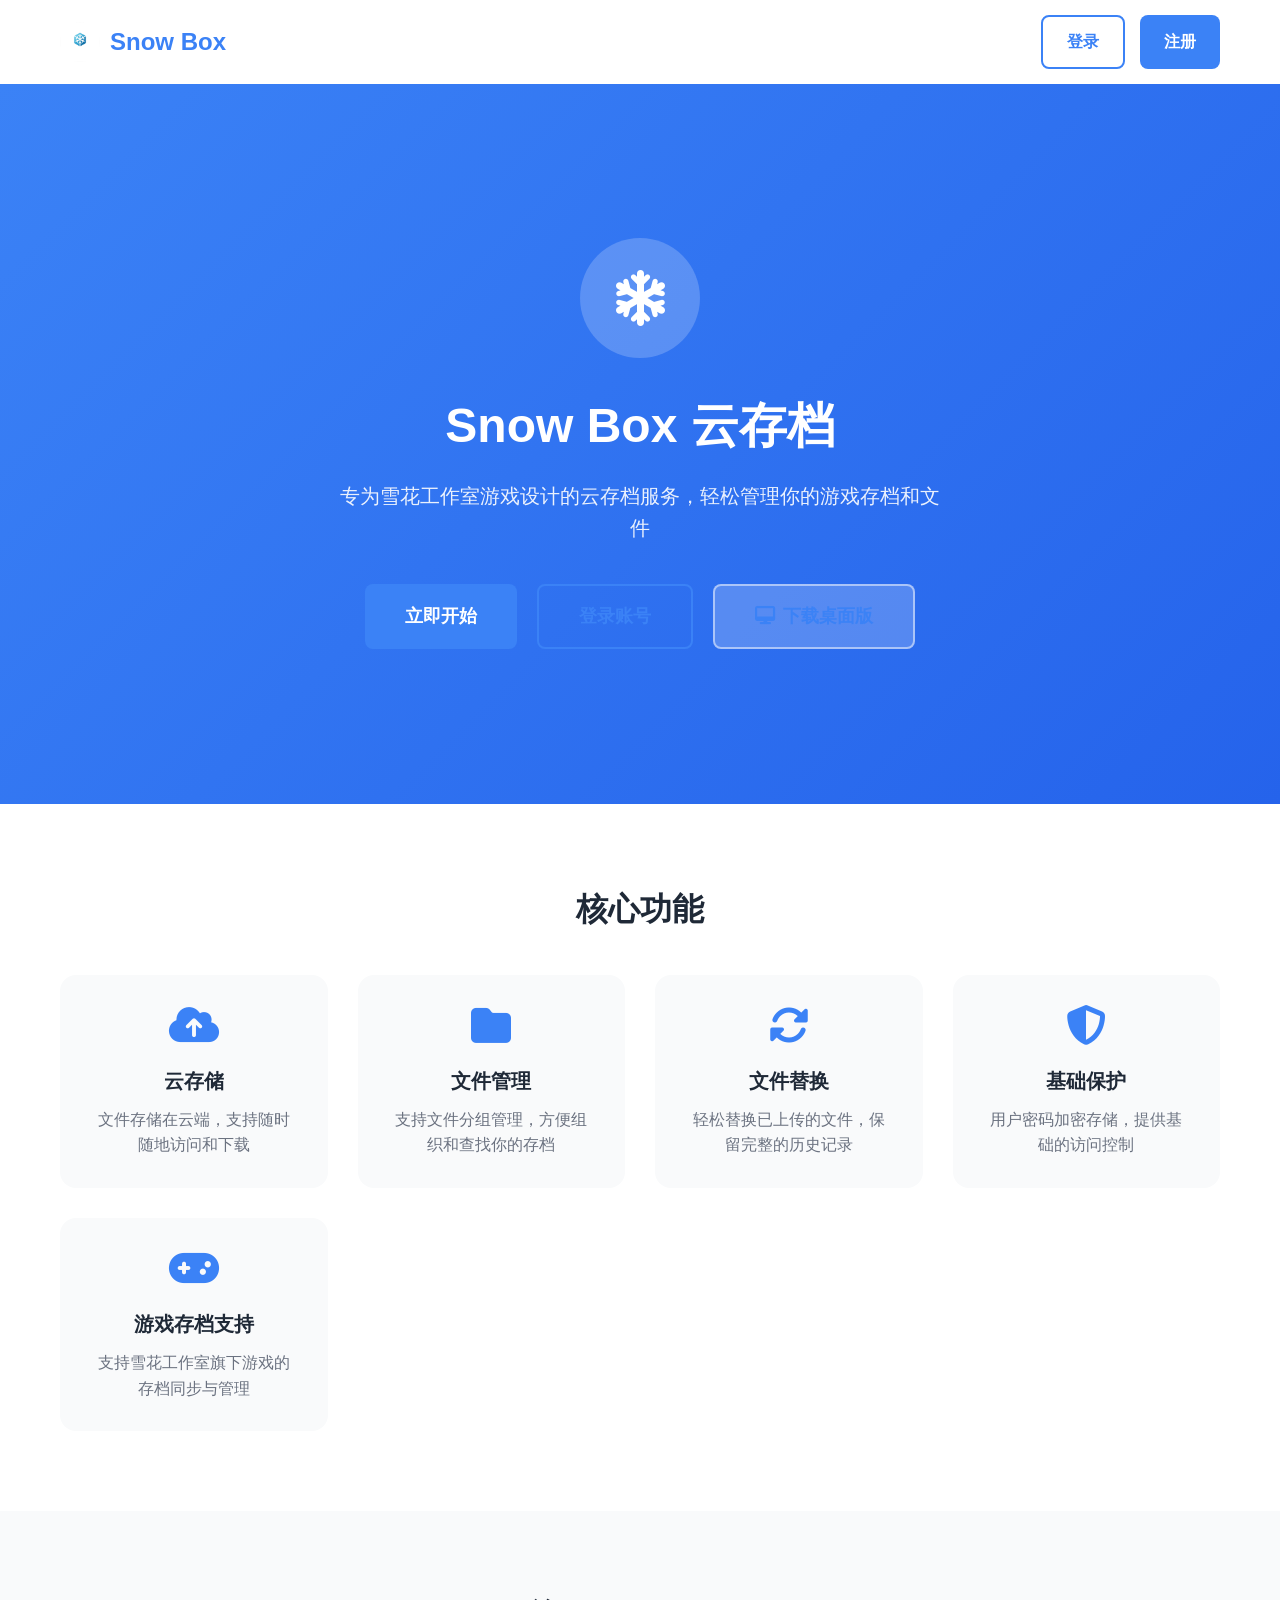
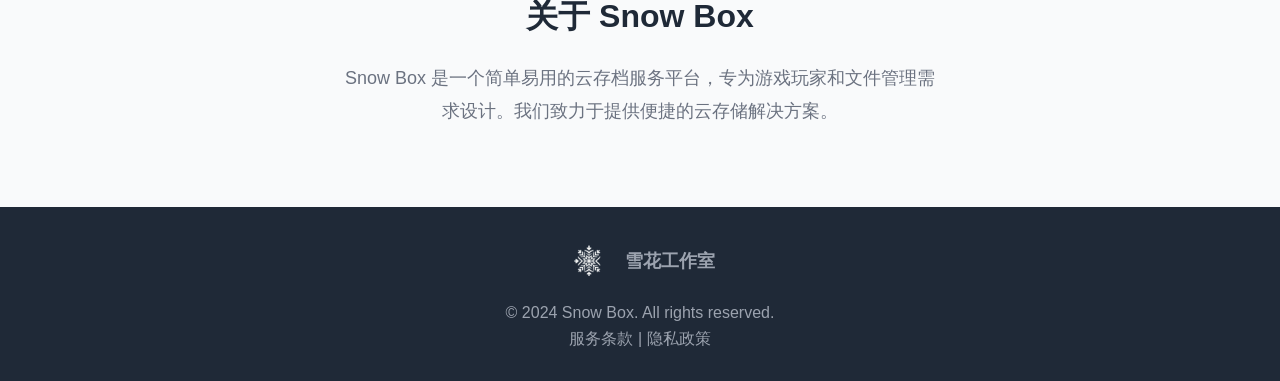
<file: index.html>
<!DOCTYPE html>
<html lang="zh-CN">
<head>
  <meta charset="UTF-8">
  <meta name="viewport" content="width=device-width, initial-scale=1.0">
  <title>Snow Box - 云存档服务</title>
  <link rel="stylesheet" href="css/main.css">
  <link rel="stylesheet" href="css/index.css">
  <link rel="stylesheet" href="https://cdnjs.cloudflare.com/ajax/libs/font-awesome/6.4.0/css/all.min.css">
  <script src="js/auth.js"></script>
  <script>
    // 检查是否已登录
    document.addEventListener('DOMContentLoaded', function() {
      var currentUser = getCurrentUser();
      if (currentUser) {
        // 已登录，自动跳转到 dashboard
        window.location.href = 'dashboard.html';
      }
    });
  </script>
</head>
<body>
  <header>
    <div class="container">
      <nav>
        <div class="logo">
          <img src="logo.jpeg" alt="Snow Box Logo">
          <span>Snow Box</span>
        </div>
        <div class="nav-buttons">
          <a href="login.html" class="btn btn-secondary">登录</a>
          <a href="register.html" class="btn btn-primary">注册</a>
        </div>
      </nav>
    </div>
  </header>

  <section class="hero">
    <div class="container">
      <div class="hero-content">
        <div class="hero-icon">
          <i class="fas fa-snowflake"></i>
        </div>
        <h1>Snow Box 云存档</h1>
        <p>专为雪花工作室游戏设计的云存档服务，轻松管理你的游戏存档和文件</p>
        <div class="hero-buttons">
          <a href="register.html" class="btn btn-primary btn-large">立即开始</a>
          <a href="login.html" class="btn btn-secondary btn-large">登录账号</a>
          <a href="desktop.html" class="btn btn-secondary btn-large" style="background: rgba(255,255,255,0.2); border: 2px solid rgba(255,255,255,0.5);">
            <i class="fas fa-desktop"></i> 下载桌面版
          </a>
        </div>
      </div>
    </div>
  </section>

  <section class="features">
    <div class="container">
      <h2>核心功能</h2>
      <div class="features-grid">
        <div class="feature-card">
          <i class="fas fa-cloud-upload-alt"></i>
          <h3>云存储</h3>
          <p>文件存储在云端，支持随时随地访问和下载</p>
        </div>
        <div class="feature-card">
          <i class="fas fa-folder"></i>
          <h3>文件管理</h3>
          <p>支持文件分组管理，方便组织和查找你的存档</p>
        </div>
        <div class="feature-card">
          <i class="fas fa-sync-alt"></i>
          <h3>文件替换</h3>
          <p>轻松替换已上传的文件，保留完整的历史记录</p>
        </div>
        <div class="feature-card">
          <i class="fas fa-shield-alt"></i>
          <h3>基础保护</h3>
          <p>用户密码加密存储，提供基础的访问控制</p>
        </div>
        <div class="feature-card">
          <i class="fas fa-gamepad"></i>
          <h3>游戏存档支持</h3>
          <p>支持雪花工作室旗下游戏的存档同步与管理</p>
        </div>
      </div>
    </div>
  </section>

  <section class="about">
    <div class="container">
      <h2>关于 Snow Box</h2>
      <p>Snow Box 是一个简单易用的云存档服务平台，专为游戏玩家和文件管理需求设计。我们致力于提供便捷的云存储解决方案。</p>
    </div>
  </section>

  <footer>
    <div class="container">
      <div class="studio-branding" style="display: flex; align-items: center; justify-content: center; gap: 12px; margin-bottom: 15px;">
        <img src="snowwhite.png" alt="雪花工作室" style="width: 48px; height: 48px;">
        <span style="font-weight: 600; color: #9ca3af; font-size: 18px;">雪花工作室</span>
      </div>
      <p>&copy; 2024 Snow Box. All rights reserved.</p>
      <p><a href="terms.html">服务条款</a> | <a href="privacy.html">隐私政策</a></p>
    </div>
  </footer>
</body>
</html>
</file>
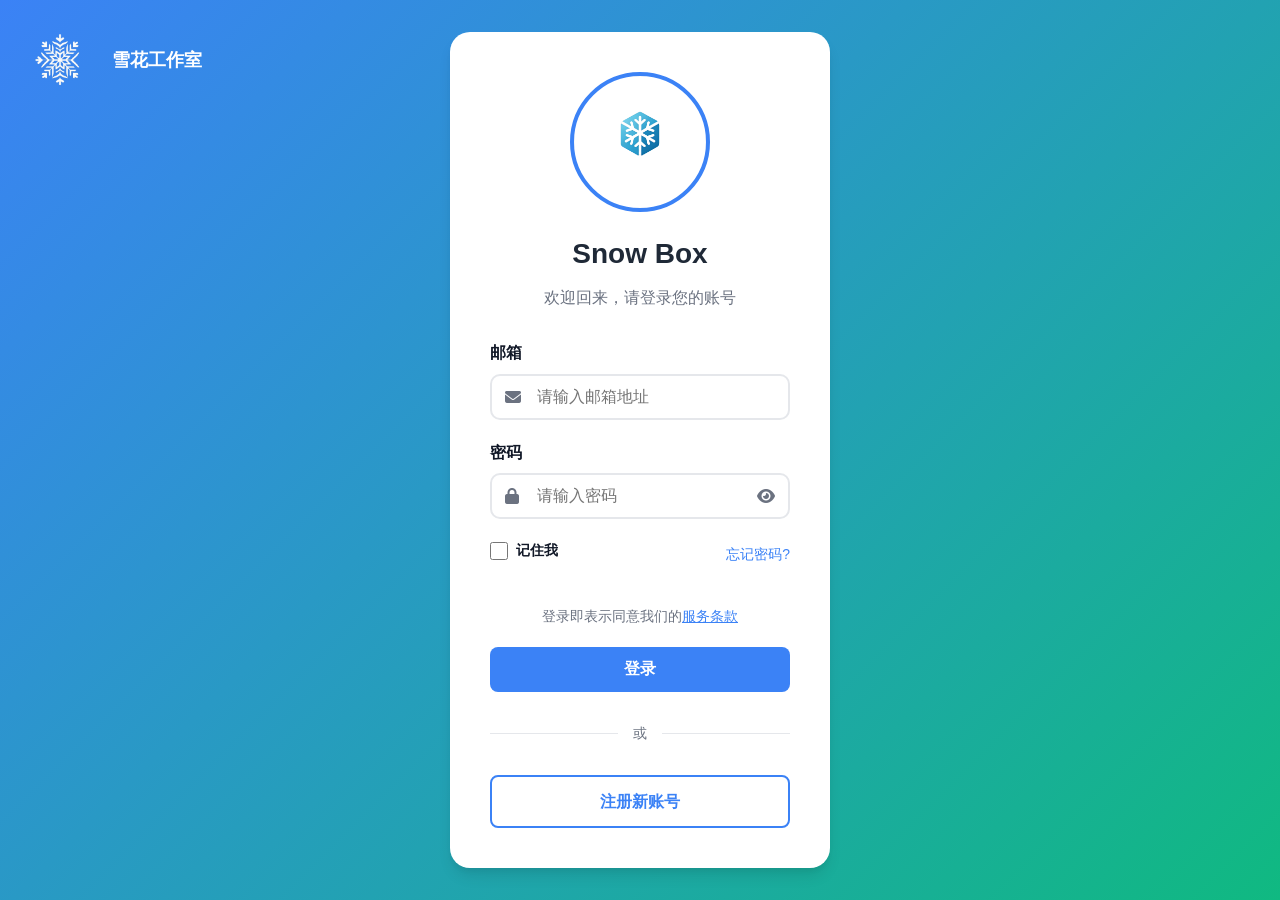
<file: create-game.html>
<!DOCTYPE html>
<html lang="zh-CN">
<head>
  <meta charset="UTF-8">
  <meta name="viewport" content="width=device-width, initial-scale=1.0">
  <title>上传游戏 - Snow Box</title>
  <link rel="stylesheet" href="css/main.css">
  <link rel="stylesheet" href="css/auth.css">
  <link rel="stylesheet" href="https://cdnjs.cloudflare.com/ajax/libs/font-awesome/6.4.0/css/all.min.css">
  <style>
    .auth-container {
      max-width: 600px;
    }
    .upload-type-selector {
      display: flex;
      gap: 10px;
      margin-bottom: 20px;
    }
    .upload-type-btn {
      flex: 1;
      padding: 15px;
      border: 2px solid var(--border-color);
      background: white;
      border-radius: 10px;
      cursor: pointer;
      transition: var(--transition);
      text-align: center;
    }
    .upload-type-btn.active {
      border-color: var(--primary-color);
      background: rgba(59, 130, 246, 0.05);
    }
    .upload-type-btn i {
      font-size: 24px;
      margin-bottom: 8px;
      color: var(--primary-color);
      display: block;
    }
    .file-upload-area {
      border: 2px dashed var(--border-color);
      border-radius: 10px;
      padding: 30px;
      text-align: center;
      cursor: pointer;
      transition: var(--transition);
    }
    .file-upload-area:hover {
      border-color: var(--primary-color);
      background: rgba(59, 130, 246, 0.05);
    }
    .file-upload-area i {
      font-size: 48px;
      color: var(--text-secondary);
      margin-bottom: 10px;
    }
    .file-upload-area input {
      display: none;
    }
    .file-preview {
      margin-top: 10px;
      padding: 10px;
      background: var(--bg-secondary);
      border-radius: 8px;
      display: none;
    }
    .cover-preview {
      width: 100%;
      max-height: 200px;
      object-fit: cover;
      border-radius: 8px;
      margin-top: 10px;
      display: none;
    }
    textarea {
      width: 100%;
      padding: 12px 16px;
      border: 2px solid var(--border-color);
      border-radius: 10px;
      font-size: 16px;
      min-height: 100px;
      resize: vertical;
      font-family: inherit;
      transition: var(--transition);
    }
    textarea:focus {
      outline: none;
      border-color: var(--primary-color);
      box-shadow: 0 0 0 3px rgba(59, 130, 246, 0.1);
    }
    .btn-back {
      margin-bottom: 15px;
      background: transparent;
      color: var(--text-secondary);
      border: none;
      padding: 10px;
      cursor: pointer;
      display: flex;
      align-items: center;
      gap: 8px;
      font-size: 14px;
    }
    .btn-back:hover {
      color: var(--primary-color);
    }
  </style>
</head>
<body>
  <div class="auth-container">
    <button class="btn-back" id="btn-back">
      <i class="fas fa-arrow-left"></i>
      返回首页
    </button>
    
    <div class="auth-card">
      <div class="auth-header">
        <div class="logo">
          <img src="logo.jpeg" alt="Snow Box Logo">
        </div>
        <h1>上传新游戏</h1>
        <p>分享你的游戏作品</p>
      </div>

      <form id="create-game-form" class="auth-form" autocomplete="off">
        <div class="form-group">
          <label>游戏名称</label>
          <div class="input-wrapper">
            <i class="fas fa-gamepad"></i>
            <input type="text" id="game-name" placeholder="请输入游戏名称" autocomplete="off">
          </div>
          <span class="error-message" id="name-error"></span>
        </div>

        <div class="form-group">
          <label>封面图片</label>
          <div class="file-upload-area" id="cover-upload">
            <i class="fas fa-image"></i>
            <p>点击上传游戏封面</p>
            <input type="file" id="cover-image" accept="image/*">
          </div>
          <img id="cover-preview" class="cover-preview">
          <span class="error-message" id="cover-error"></span>
        </div>

        <div class="form-group">
          <label>宣传视频（可选）</label>
          <div class="file-upload-area" id="video-upload">
            <i class="fas fa-video"></i>
            <p>点击上传宣传视频</p>
            <input type="file" id="promo-video" accept="video/*">
          </div>
          <div class="file-preview" id="video-preview">
            <i class="fas fa-video"></i>
            <span id="video-name-display"></span>
          </div>
        </div>

        <div class="form-group">
          <label>游戏简介</label>
          <textarea id="game-description" placeholder="请输入游戏简介"></textarea>
        </div>

        <div class="form-group">
          <label>上传方式</label>
          <div class="upload-type-selector">
            <div class="upload-type-btn active" data-type="url">
              <i class="fas fa-link"></i>
              URL地址
            </div>
            <div class="upload-type-btn" data-type="file">
              <i class="fas fa-file-archive"></i>
              文件上传
            </div>
          </div>
        </div>

        <div class="form-group" id="url-group">
          <label>游戏URL</label>
          <div class="input-wrapper">
            <i class="fas fa-globe"></i>
            <input type="url" id="game-url" placeholder="请输入游戏地址">
          </div>
          <span class="error-message" id="url-error"></span>
        </div>

        <div class="form-group" id="file-group" style="display: none;">
          <label>游戏文件</label>
          <div class="file-upload-area" id="file-upload">
            <i class="fas fa-cloud-upload-alt"></i>
            <p>点击上传游戏文件</p>
            <input type="file" id="game-file">
          </div>
          <div class="file-preview" id="file-preview">
            <i class="fas fa-file"></i>
            <span id="file-name-display"></span>
          </div>
          <span class="error-message" id="file-error"></span>
        </div>

        <button type="submit" class="btn btn-primary">
          <i class="fas fa-upload"></i>
          上传游戏
        </button>
      </form>

      <div class="message message-error" id="upload-error" style="display: none;">
        <i class="fas fa-exclamation-circle"></i>
        <span id="error-text"></span>
      </div>

      <div class="message message-success" id="upload-success" style="display: none;">
        <i class="fas fa-check-circle"></i>
        <span>游戏上传成功！正在跳转...</span>
      </div>
    </div>
  </div>

  <script src="js/auth.js"></script>
  <script>
    document.addEventListener('DOMContentLoaded', function() {
      const currentUser = getCurrentUser();
      if (!currentUser) {
        window.location.href = 'login.html';
        return;
      }

      let uploadType = 'url';
      let selectedCover = null;
      let selectedFile = null;
      let selectedVideo = null;
      let isSubmitting = false;

      const typeBtns = document.querySelectorAll('.upload-type-btn');
      const urlGroup = document.getElementById('url-group');
      const fileGroup = document.getElementById('file-group');
      const coverUpload = document.getElementById('cover-upload');
      const coverImage = document.getElementById('cover-image');
      const coverPreview = document.getElementById('cover-preview');
      const fileUpload = document.getElementById('file-upload');
      const gameFile = document.getElementById('game-file');
      const filePreview = document.getElementById('file-preview');
      const fileNameDisplay = document.getElementById('fileName-display');
      const videoUpload = document.getElementById('video-upload');
      const promoVideo = document.getElementById('promo-video');
      const videoPreview = document.getElementById('video-preview');
      const videoNameDisplay = document.getElementById('video-name-display');
      const form = document.getElementById('create-game-form');
      const btnBack = document.getElementById('btn-back');

      btnBack.addEventListener('click', () => {
        window.location.href = 'dashboard.html';
      });

      typeBtns.forEach(btn => {
        btn.addEventListener('click', () => {
          typeBtns.forEach(b => b.classList.remove('active'));
          btn.classList.add('active');
          uploadType = btn.dataset.type;
          
          if (uploadType === 'url') {
            urlGroup.style.display = 'block';
            fileGroup.style.display = 'none';
          } else {
            urlGroup.style.display = 'none';
            fileGroup.style.display = 'block';
          }
        });
      });

      coverUpload.addEventListener('click', () => coverImage.click());
      coverImage.addEventListener('change', (e) => {
        if (e.target.files[0]) {
          selectedCover = e.target.files[0];
          const reader = new FileReader();
          reader.onload = (ev) => {
            coverPreview.src = ev.target.result;
            coverPreview.style.display = 'block';
          };
          reader.readAsDataURL(selectedCover);
        }
      });

      fileUpload.addEventListener('click', () => gameFile.click());
      gameFile.addEventListener('change', (e) => {
        if (e.target.files[0]) {
          selectedFile = e.target.files[0];
          fileNameDisplay.textContent = selectedFile.name;
          filePreview.style.display = 'flex';
        }
      });

      videoUpload.addEventListener('click', () => promoVideo.click());
      promoVideo.addEventListener('change', (e) => {
        if (e.target.files[0]) {
          selectedVideo = e.target.files[0];
          videoNameDisplay.textContent = selectedVideo.name;
          videoPreview.style.display = 'flex';
        }
      });

      form.addEventListener('submit', async (e) => {
        e.preventDefault();
        
        // 防止重复提交
        if (isSubmitting) {
          return;
        }
        
        hideAllErrors();
        
        const name = document.getElementById('game-name').value.trim();
        const description = document.getElementById('game-description').value.trim();
        const url = document.getElementById('game-url').value.trim();
        
        let isValid = true;
        
        if (!name) {
          showError('name-error', '请输入游戏名称');
          isValid = false;
        }
        
        if (uploadType === 'url' && !url) {
          showError('url-error', '请输入游戏URL');
          isValid = false;
        }
        
        if (uploadType === 'file' && !selectedFile) {
          showError('file-error', '请选择游戏文件');
          isValid = false;
        }
        
        if (!isValid) return;

        // 标记正在提交，禁用按钮
        isSubmitting = true;
        const submitBtn = form.querySelector('button[type="submit"]');
        submitBtn.disabled = true;
        submitBtn.innerHTML = '<i class="fas fa-spinner fa-spin"></i> 正在上传...';

        const formData = new FormData();
        formData.append('name', name);
        formData.append('description', description);
        formData.append('upload_type', uploadType);
        formData.append('author_id', currentUser.id);
        formData.append('author_name', currentUser.username);
        
        if (uploadType === 'url') {
          formData.append('url', url);
        } else {
          formData.append('game_file', selectedFile);
        }
        
        if (selectedCover) {
          formData.append('cover_image', selectedCover);
        }
        
        if (selectedVideo) {
          formData.append('promo_video', selectedVideo);
        }

        try {
          document.getElementById('upload-error').style.display = 'none';
          document.getElementById('upload-success').style.display = 'none';

          const response = await fetch(getApiBase() + '/api/games', {
            method: 'POST',
            body: formData
          });

          const data = await response.json();

          if (data.success) {
            document.getElementById('upload-success').style.display = 'flex';
            setTimeout(() => {
              window.location.href = 'dashboard.html';
            }, 2000);
          } else {
            document.getElementById('error-text').textContent = data.message;
            document.getElementById('upload-error').style.display = 'flex';
            // 恢复按钮状态
            isSubmitting = false;
            submitBtn.disabled = false;
            submitBtn.innerHTML = '<i class="fas fa-upload"></i> 上传游戏';
          }
        } catch (error) {
          document.getElementById('error-text').textContent = '上传失败，请稍后重试';
          document.getElementById('upload-error').style.display = 'flex';
          // 恢复按钮状态
          isSubmitting = false;
          submitBtn.disabled = false;
          submitBtn.innerHTML = '<i class="fas fa-upload"></i> 上传游戏';
        }
      });
    });
  </script>
</body>
</html>
</file>
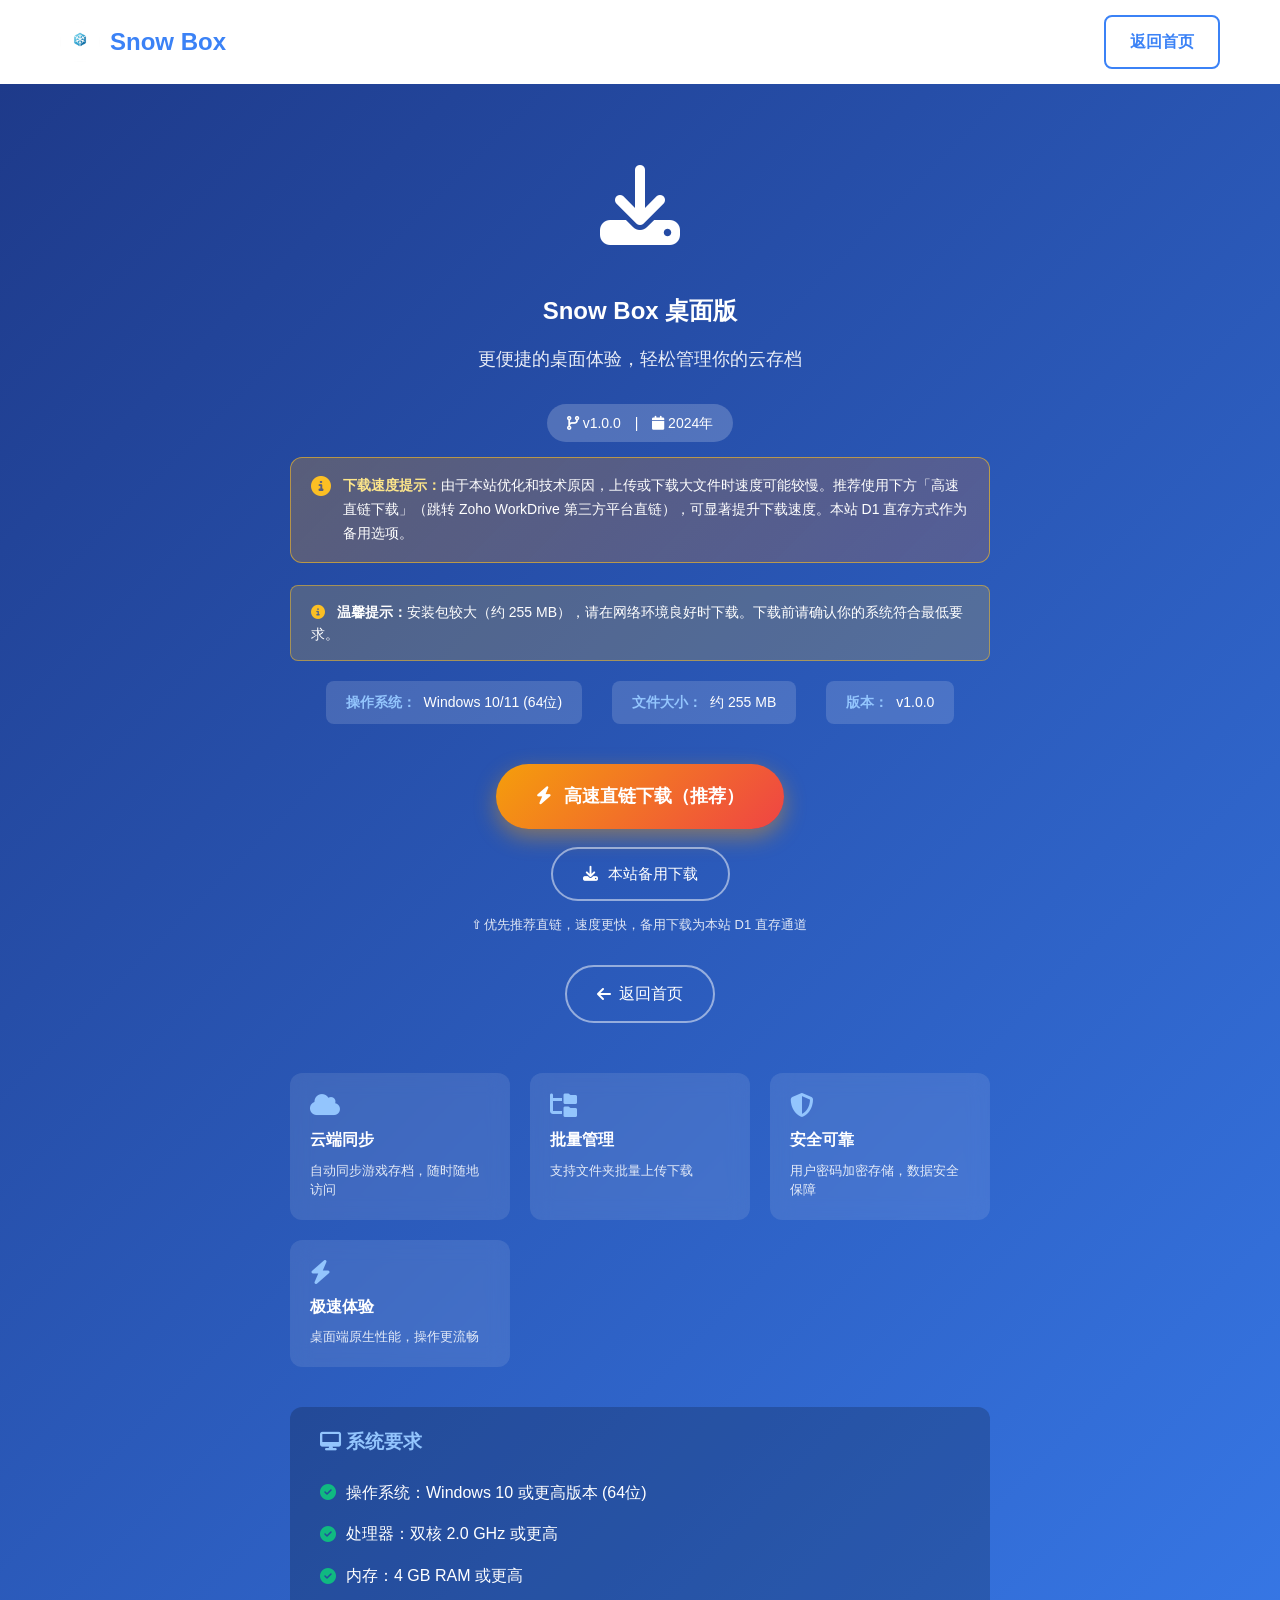
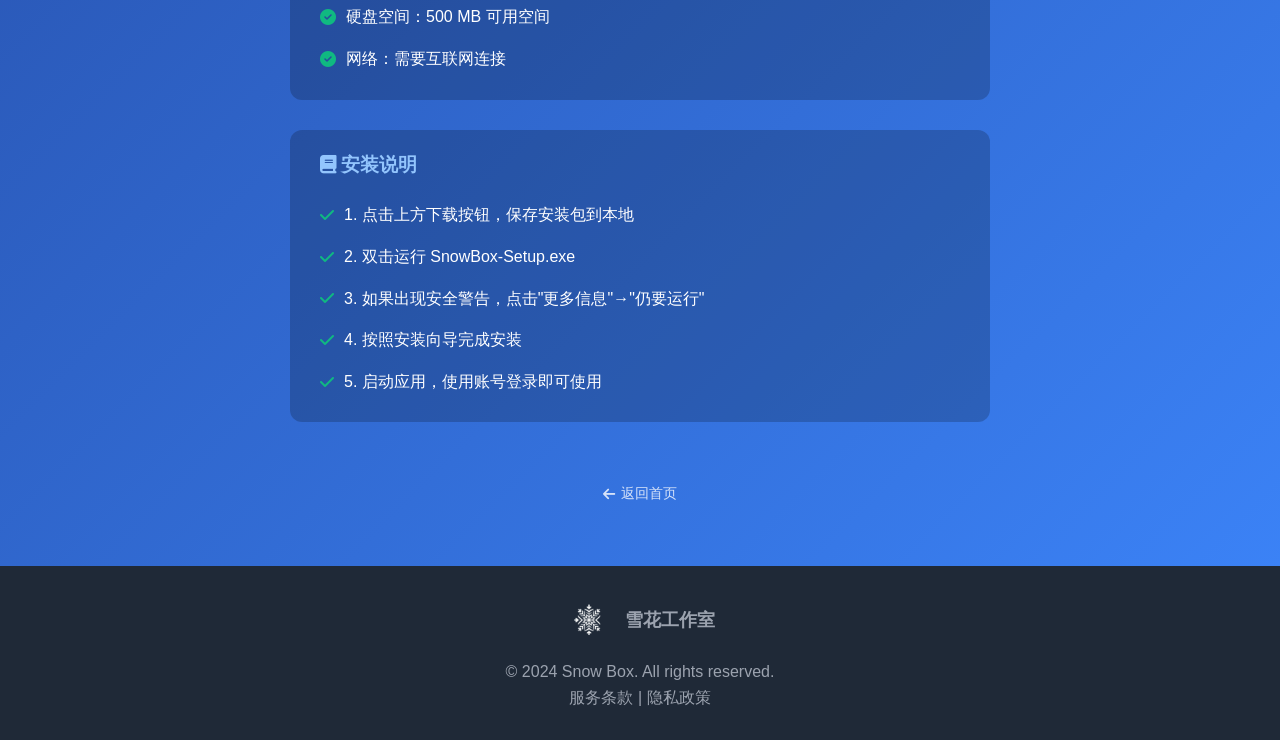
<file: desktop.html>
<!DOCTYPE html>
<html lang="zh-CN">
<head>
  <meta charset="UTF-8">
  <meta name="viewport" content="width=device-width, initial-scale=1.0">
  <title>桌面版下载 - Snow Box</title>
  <link rel="stylesheet" href="css/main.css">
  <link rel="stylesheet" href="css/index.css">
  <link rel="stylesheet" href="https://cdnjs.cloudflare.com/ajax/libs/font-awesome/6.4.0/css/all.min.css">
  <style>
    .desktop-download {
      min-height: 80vh;
      display: flex;
      align-items: center;
      justify-content: center;
      background: linear-gradient(135deg, #1e3a8a 0%, #3b82f6 100%);
      color: white;
      text-align: center;
      padding: 60px 20px;
    }
    .download-content {
      max-width: 700px;
    }
    .download-icon {
      font-size: 80px;
      margin-bottom: 20px;
      animation: float 3s ease-in-out infinite;
    }
    @keyframes float {
      0%, 100% { transform: translateY(0); }
      50% { transform: translateY(-10px); }
    }
    .version-badge {
      display: inline-block;
      background: rgba(255,255,255,0.2);
      padding: 8px 20px;
      border-radius: 20px;
      margin: 15px 0;
      font-size: 14px;
    }
    .download-btn-large {
      display: inline-flex;
      align-items: center;
      gap: 12px;
      background: white;
      color: #1e3a8a;
      font-size: 18px;
      font-weight: 600;
      padding: 18px 40px;
      border-radius: 50px;
      text-decoration: none;
      margin: 20px 10px;
      transition: transform 0.2s, box-shadow 0.2s;
    }
    .download-btn-large:hover {
      transform: translateY(-2px);
      box-shadow: 0 10px 30px rgba(0,0,0,0.3);
    }
    .btn-secondary-outline {
      display: inline-flex;
      align-items: center;
      gap: 8px;
      background: transparent;
      color: white;
      border: 2px solid rgba(255,255,255,0.5);
      font-size: 16px;
      font-weight: 500;
      padding: 14px 30px;
      border-radius: 50px;
      text-decoration: none;
      margin: 10px;
      transition: all 0.2s;
    }
    .btn-secondary-outline:hover {
      background: rgba(255,255,255,0.1);
      border-color: white;
    }
    .features-list {
      display: grid;
      grid-template-columns: repeat(auto-fit, minmax(200px, 1fr));
      gap: 20px;
      margin: 40px 0;
      text-align: left;
    }
    .feature-item {
      background: rgba(255,255,255,0.1);
      padding: 20px;
      border-radius: 12px;
      backdrop-filter: blur(10px);
    }
    .feature-item i {
      font-size: 24px;
      margin-bottom: 10px;
      color: #93c5fd;
    }
    .feature-item h4 {
      font-size: 16px;
      margin-bottom: 8px;
    }
    .feature-item p {
      font-size: 13px;
      opacity: 0.85;
      line-height: 1.5;
    }
    .system-requirements {
      background: rgba(0,0,0,0.2);
      padding: 20px 30px;
      border-radius: 12px;
      margin: 30px 0;
      text-align: left;
    }
    .system-requirements h3 {
      margin-bottom: 15px;
      color: #93c5fd;
    }
    .system-requirements ul {
      list-style: none;
      padding: 0;
    }
    .system-requirements li {
      padding: 8px 0;
      display: flex;
      align-items: center;
      gap: 10px;
    }
    .system-requirements li i {
      color: #10b981;
    }
    .download-section {
      background: linear-gradient(135deg, #065f46 0%, #10b981 100%);
    }
    .download-notice {
      background: rgba(251, 191, 36, 0.2);
      border: 1px solid rgba(251, 191, 36, 0.5);
      padding: 15px 20px;
      border-radius: 8px;
      margin: 20px 0;
      font-size: 14px;
      text-align: left;
    }
    .download-notice i {
      color: #fbbf24;
      margin-right: 8px;
    }
    .speed-notice {
      background: linear-gradient(135deg, rgba(245, 158, 11, 0.25), rgba(249, 115, 22, 0.2));
      border: 1px solid rgba(251, 191, 36, 0.6);
      padding: 16px 20px;
      border-radius: 12px;
      margin: 0 0 22px;
      font-size: 14px;
      line-height: 1.7;
      text-align: left;
      display: flex;
      gap: 12px;
      align-items: flex-start;
    }
    .speed-notice i {
      color: #fbbf24;
      margin-top: 2px;
      font-size: 20px;
      flex-shrink: 0;
    }
    .speed-notice strong {
      color: #fde68a;
    }
    .direct-btn {
      display: inline-flex;
      align-items: center;
      gap: 12px;
      background: linear-gradient(135deg, #F59E0B, #EF4444);
      color: white;
      font-size: 18px;
      font-weight: 700;
      padding: 18px 40px;
      border-radius: 50px;
      text-decoration: none;
      margin: 20px 8px 10px;
      transition: transform 0.2s, box-shadow 0.2s;
      box-shadow: 0 8px 22px rgba(245, 158, 11, 0.45);
    }
    .direct-btn:hover {
      transform: translateY(-2px);
      box-shadow: 0 12px 30px rgba(245, 158, 11, 0.55);
    }
    .fallback-btn {
      display: inline-flex;
      align-items: center;
      gap: 10px;
      background: transparent;
      color: white;
      border: 2px solid rgba(255,255,255,0.5);
      font-size: 15px;
      font-weight: 500;
      padding: 13px 30px;
      border-radius: 50px;
      text-decoration: none;
      margin: 8px;
      transition: all 0.2s;
    }
    .fallback-btn:hover {
      background: rgba(255,255,255,0.1);
      border-color: white;
    }
    .btn-order {
      margin: 6px 0 14px;
      font-size: 13px;
      opacity: 0.85;
    }
    .back-link {
      color: white;
      text-decoration: none;
      opacity: 0.8;
      font-size: 14px;
      display: inline-flex;
      align-items: center;
      gap: 6px;
      margin-top: 30px;
    }
    .back-link:hover {
      opacity: 1;
    }
    .file-info {
      display: flex;
      justify-content: center;
      gap: 30px;
      margin: 20px 0;
      flex-wrap: wrap;
    }
    .file-info-item {
      background: rgba(255,255,255,0.15);
      padding: 10px 20px;
      border-radius: 8px;
      font-size: 14px;
    }
    .file-info-item strong {
      color: #93c5fd;
      margin-right: 8px;
    }
  </style>
</head>
<body>
  <header>
    <div class="container">
      <nav>
        <div class="logo">
          <img src="logo.jpeg" alt="Snow Box Logo">
          <span>Snow Box</span>
        </div>
        <div class="nav-buttons">
          <a href="index.html" class="btn btn-secondary">返回首页</a>
        </div>
      </nav>
    </div>
  </header>

  <section class="desktop-download">
    <div class="container">
      <div class="download-content">
        <div class="download-icon">
          <i class="fas fa-download"></i>
        </div>
        <h1>Snow Box 桌面版</h1>
        <p style="font-size: 18px; opacity: 0.9; margin: 15px 0;">更便捷的桌面体验，轻松管理你的云存档</p>
        
        <div class="version-badge">
          <i class="fas fa-code-branch"></i> v1.0.0
          <span style="margin: 0 10px;">|</span>
          <i class="fas fa-calendar"></i> 2024年
        </div>

        <div class="speed-notice">
          <i class="fas fa-info-circle"></i>
          <div>
            <strong>下载速度提示：</strong>由于本站优化和技术原因，上传或下载大文件时速度可能较慢。推荐使用下方「高速直链下载」（跳转 Zoho WorkDrive 第三方平台直链），可显著提升下载速度。本站 D1 直存方式作为备用选项。
          </div>
        </div>

        <div class="download-notice">
          <i class="fas fa-info-circle"></i>
          <strong>温馨提示：</strong>安装包较大（约 255 MB），请在网络环境良好时下载。下载前请确认你的系统符合最低要求。
        </div>

        <div class="file-info">
          <div class="file-info-item">
            <strong>操作系统：</strong>Windows 10/11 (64位)
          </div>
          <div class="file-info-item">
            <strong>文件大小：</strong>约 255 MB
          </div>
          <div class="file-info-item">
            <strong>版本：</strong>v1.0.0
          </div>
        </div>

        <a href="https://workdrive.zohopublic.com.cn/external/78e4e3fcca9a72f2cb5707fd035adb7662cea61eb6e70a7ddde2a3f4d8a5c27c/download"
           target="_blank" rel="noopener noreferrer" class="direct-btn">
          <i class="fas fa-bolt"></i>
          高速直链下载（推荐）
        </a>
        <div></div>
        <a href="/api/download-desktop" class="fallback-btn">
          <i class="fas fa-download"></i>
          本站备用下载
        </a>
        <div class="btn-order">⇧ 优先推荐直链，速度更快，备用下载为本站 D1 直存通道</div>

        <div style="margin: 20px 0;">
          <a href="index.html" class="btn-secondary-outline">
            <i class="fas fa-arrow-left"></i> 返回首页
          </a>
        </div>

        <div class="features-list">
          <div class="feature-item">
            <i class="fas fa-cloud"></i>
            <h4>云端同步</h4>
            <p>自动同步游戏存档，随时随地访问</p>
          </div>
          <div class="feature-item">
            <i class="fas fa-folder-tree"></i>
            <h4>批量管理</h4>
            <p>支持文件夹批量上传下载</p>
          </div>
          <div class="feature-item">
            <i class="fas fa-shield-halved"></i>
            <h4>安全可靠</h4>
            <p>用户密码加密存储，数据安全保障</p>
          </div>
          <div class="feature-item">
            <i class="fas fa-bolt"></i>
            <h4>极速体验</h4>
            <p>桌面端原生性能，操作更流畅</p>
          </div>
        </div>

        <div class="system-requirements">
          <h3><i class="fas fa-desktop"></i> 系统要求</h3>
          <ul>
            <li><i class="fas fa-check-circle"></i> 操作系统：Windows 10 或更高版本 (64位)</li>
            <li><i class="fas fa-check-circle"></i> 处理器：双核 2.0 GHz 或更高</li>
            <li><i class="fas fa-check-circle"></i> 内存：4 GB RAM 或更高</li>
            <li><i class="fas fa-check-circle"></i> 硬盘空间：500 MB 可用空间</li>
            <li><i class="fas fa-check-circle"></i> 网络：需要互联网连接</li>
          </ul>
        </div>

        <div class="system-requirements">
          <h3><i class="fas fa-book"></i> 安装说明</h3>
          <ul>
            <li><i class="fas fa-check"></i> 1. 点击上方下载按钮，保存安装包到本地</li>
            <li><i class="fas fa-check"></i> 2. 双击运行 SnowBox-Setup.exe</li>
            <li><i class="fas fa-check"></i> 3. 如果出现安全警告，点击"更多信息"→"仍要运行"</li>
            <li><i class="fas fa-check"></i> 4. 按照安装向导完成安装</li>
            <li><i class="fas fa-check"></i> 5. 启动应用，使用账号登录即可使用</li>
          </ul>
        </div>

        <a href="index.html" class="back-link">
          <i class="fas fa-arrow-left"></i> 返回首页
        </a>
      </div>
    </div>
  </section>

  <footer>
    <div class="container">
      <div class="studio-branding" style="display: flex; align-items: center; justify-content: center; gap: 12px; margin-bottom: 15px;">
        <img src="snowwhite.png" alt="雪花工作室" style="width: 48px; height: 48px;">
        <span style="font-weight: 600; color: #9ca3af; font-size: 18px;">雪花工作室</span>
      </div>
      <p>&copy; 2024 Snow Box. All rights reserved.</p>
      <p><a href="terms.html">服务条款</a> | <a href="privacy.html">隐私政策</a></p>
    </div>
  </footer>
</body>
</html>
</file>
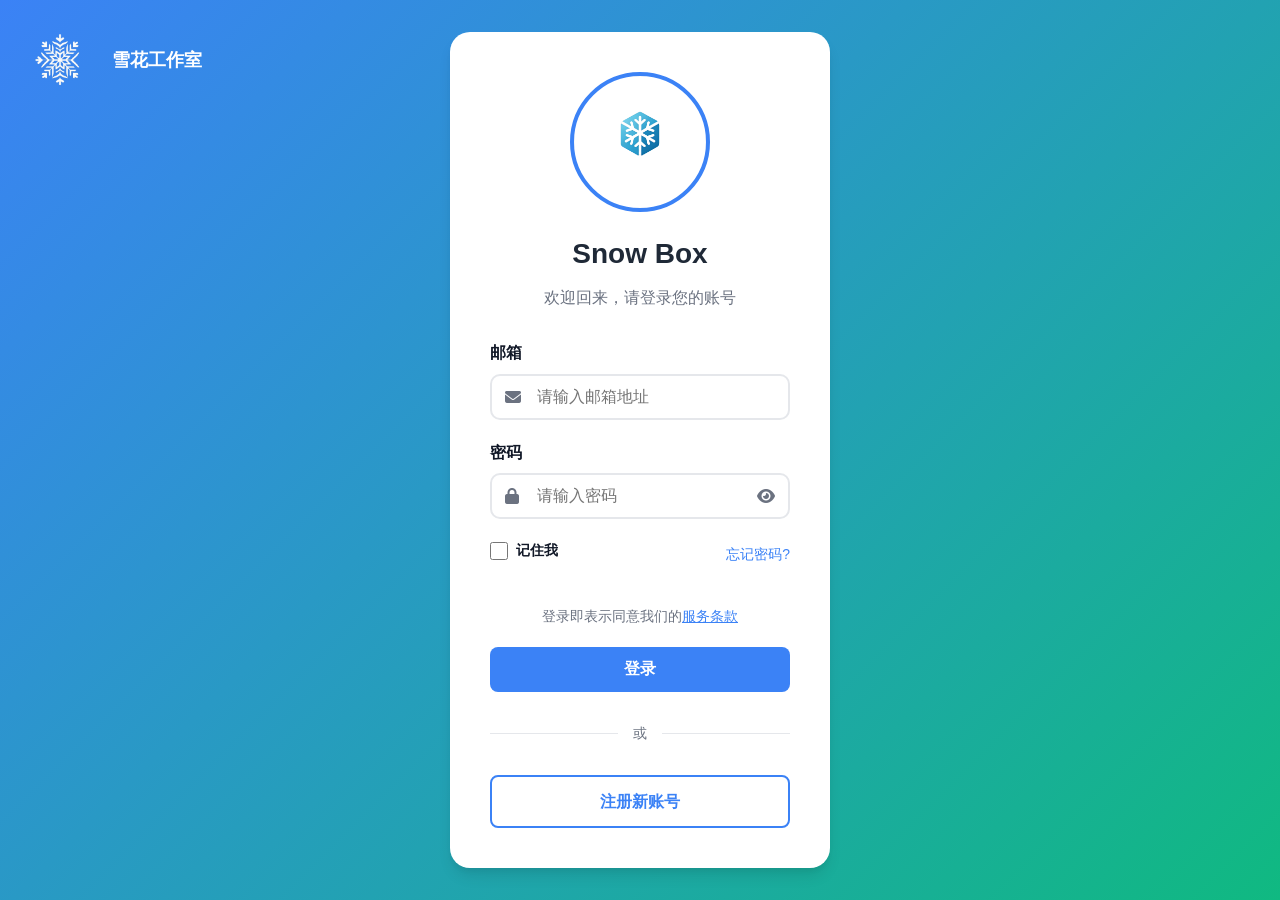
<file: game-detail.html>
<!DOCTYPE html>
<html lang="zh-CN">
<head>
  <meta charset="UTF-8">
  <meta name="viewport" content="width=device-width, initial-scale=1.0">
  <title>游戏详情 - Snow Box</title>
  <link rel="stylesheet" href="css/main.css">
  <link rel="stylesheet" href="css/auth.css">
  <link rel="stylesheet" href="https://cdnjs.cloudflare.com/ajax/libs/font-awesome/6.4.0/css/all.min.css">
  <style>
    .detail-container {
      max-width: 1000px;
      margin: 0 auto;
      padding: 20px;
    }
    .btn-back {
      margin-bottom: 20px;
      background: transparent;
      color: var(--text-secondary);
      border: none;
      padding: 10px;
      cursor: pointer;
      display: flex;
      align-items: center;
      gap: 8px;
      font-size: 16px;
    }
    .btn-back:hover {
      color: var(--primary-color);
    }
    .game-detail-card {
      background: white;
      border-radius: 20px;
      overflow: hidden;
      box-shadow: 0 10px 40px rgba(0, 0, 0, 0.1);
    }
    .game-hero {
      width: 100%;
      background: linear-gradient(135deg, #8B5CF6, #3B82F6);
      display: flex;
      align-items: center;
      justify-content: center;
      overflow: hidden;
      min-height: 300px;
    }
    .game-hero img {
      width: 100%;
      height: 100%;
      object-fit: cover;
    }
    .game-hero i {
      font-size: 80px;
      color: rgba(255, 255, 255, 0.9);
    }
    .game-info {
      padding: 40px;
    }
    .game-title-row {
      display: flex;
      justify-content: space-between;
      align-items: flex-start;
      margin-bottom: 20px;
      flex-wrap: wrap;
      gap: 20px;
    }
    .game-title {
      font-size: 32px;
      font-weight: 700;
      color: #1F2937;
      margin: 0;
    }
    .game-author {
      font-size: 16px;
      color: #6B7280;
      display: flex;
      align-items: center;
      gap: 8px;
      margin-top: 10px;
    }
    .game-actions {
      display: flex;
      gap: 12px;
      flex-wrap: wrap;
    }
    .game-btn {
      padding: 14px 28px;
      border-radius: 12px;
      font-size: 16px;
      font-weight: 600;
      border: none;
      cursor: pointer;
      transition: all 0.2s ease;
      display: flex;
      align-items: center;
      gap: 8px;
    }
    .game-btn-primary {
      background: linear-gradient(135deg, #3B82F6, #2563EB);
      color: white;
    }
    .game-btn-primary:hover {
      transform: translateY(-2px);
      box-shadow: 0 4px 12px rgba(59, 130, 246, 0.4);
    }
    .game-btn-success {
      background: linear-gradient(135deg, #10B981, #059669);
      color: white;
    }
    .game-btn-success:hover {
      transform: translateY(-2px);
      box-shadow: 0 4px 12px rgba(16, 185, 129, 0.4);
    }
    .game-video-section {
      margin-top: 30px;
      margin-bottom: 30px;
    }
    .game-video-section h3 {
      font-size: 20px;
      font-weight: 600;
      color: #1F2937;
      margin-bottom: 16px;
    }
    .game-video {
      width: 100%;
      max-height: 500px;
      border-radius: 16px;
      background: #000;
    }
    .game-description-section {
      margin-top: 30px;
    }
    .game-description-section h3 {
      font-size: 20px;
      font-weight: 600;
      color: #1F2937;
      margin-bottom: 16px;
    }
    .game-description {
      font-size: 16px;
      line-height: 1.8;
      color: #4B5563;
    }
    .message {
      display: none;
      padding: 16px;
      border-radius: 12px;
      margin-top: 20px;
      align-items: center;
      gap: 12px;
    }
    .message-success {
      background: rgba(16, 185, 129, 0.1);
      color: #059669;
    }
    .message-error {
      background: rgba(239, 68, 68, 0.1);
      color: #DC2626;
    }
  </style>
</head>
<body>
  <div class="detail-container">
    <button class="btn-back" id="btn-back">
      <i class="fas fa-arrow-left"></i>
      返回
    </button>

    <div class="game-detail-card">
      <div class="game-hero" id="game-hero">
        <i class="fas fa-gamepad"></i>
      </div>

      <div class="game-info">
        <div class="game-title-row">
          <div>
            <h1 class="game-title" id="game-title">游戏名称</h1>
            <p class="game-author" id="game-author">
              <i class="fas fa-user"></i>
              <span>未知作者</span>
            </p>
          </div>
          <div class="game-actions">
          </div>
        </div>

        <div class="game-video-section" id="video-section" style="display: none;">
          <h3>宣传视频</h3>
          <video class="game-video" id="game-video" controls>
            您的浏览器不支持视频播放
          </video>
        </div>

        <div class="game-description-section">
          <h3>游戏简介</h3>
          <p class="game-description" id="game-description">
            暂无简介
          </p>
        </div>
      </div>
    </div>

    <div class="message message-success" id="success-message" style="display: none;">
      <i class="fas fa-check-circle"></i>
      <span id="success-text"></span>
    </div>

    <div class="message message-error" id="error-message" style="display: none;">
      <i class="fas fa-exclamation-circle"></i>
      <span id="error-text"></span>
    </div>
  </div>

  <script src="js/auth.js?v=5"></script>
  <script>
    let currentGame = null;

    function getQueryParam(param) {
      const urlParams = new URLSearchParams(window.location.search);
      return urlParams.get(param);
    }

    async function loadGameDetail() {
      const gameId = getQueryParam('id');
      if (!gameId) {
        showError('缺少游戏ID');
        return;
      }

      try {
        const response = await fetch(`${getApiBase()}/api/games/${gameId}`);
        const data = await response.json();

        if (data.success) {
          currentGame = data.game;
          renderGameDetail(currentGame);
        } else {
          showError(data.message || '加载游戏详情失败');
        }
      } catch (error) {
        showError('加载游戏详情失败');
      }
    }

    function renderGameDetail(game) {
      document.getElementById('game-title').textContent = game.name;
      document.getElementById('game-author').querySelector('span').textContent = game.author_name || '未知作者';
      document.getElementById('game-description').textContent = game.description || '暂无简介';

      const gameHero = document.getElementById('game-hero');
      const hasImage = game.has_image === 1 || game.has_image === true;
      if (hasImage) {
        gameHero.innerHTML = `<img src="${getApiBase()}/api/games/image/${game.id}" alt="${game.name}">`;
      }

      const videoSection = document.getElementById('video-section');
      const gameVideo = document.getElementById('game-video');
      const hasVideo = game.has_video === 1 || game.has_video === true;
      if (hasVideo) {
        gameVideo.src = `${getApiBase()}/api/games/video/${game.id}`;
        videoSection.style.display = 'block';
      } else {
        videoSection.style.display = 'none';
      }
    }

    function showSuccess(text) {
      const successEl = document.getElementById('success-message');
      const successText = document.getElementById('success-text');
      successText.textContent = text;
      successEl.style.display = 'flex';
      document.getElementById('error-message').style.display = 'none';
    }

    function showError(text) {
      const errorEl = document.getElementById('error-message');
      const errorText = document.getElementById('error-text');
      errorText.textContent = text;
      errorEl.style.display = 'flex';
      document.getElementById('success-message').style.display = 'none';
    }

    function downloadGame() {
      if (!currentGame) return;

      if (currentGame.file_name) {
        window.location.href = getApiBase() + `/api/games/download/${currentGame.id}`;
      } else if (currentGame.url) {
        window.open(currentGame.url, '_blank');
      } else {
        showError('该游戏暂无下载地址');
      }
    }

    document.addEventListener('DOMContentLoaded', function() {
      const currentUser = getCurrentUser();
      if (!currentUser) {
        window.location.href = 'login.html';
        return;
      }

      document.getElementById('btn-back').addEventListener('click', () => {
        window.location.href = 'dashboard.html';
      });

      loadGameDetail();
    });
  </script>
</body>
</html>
</file>
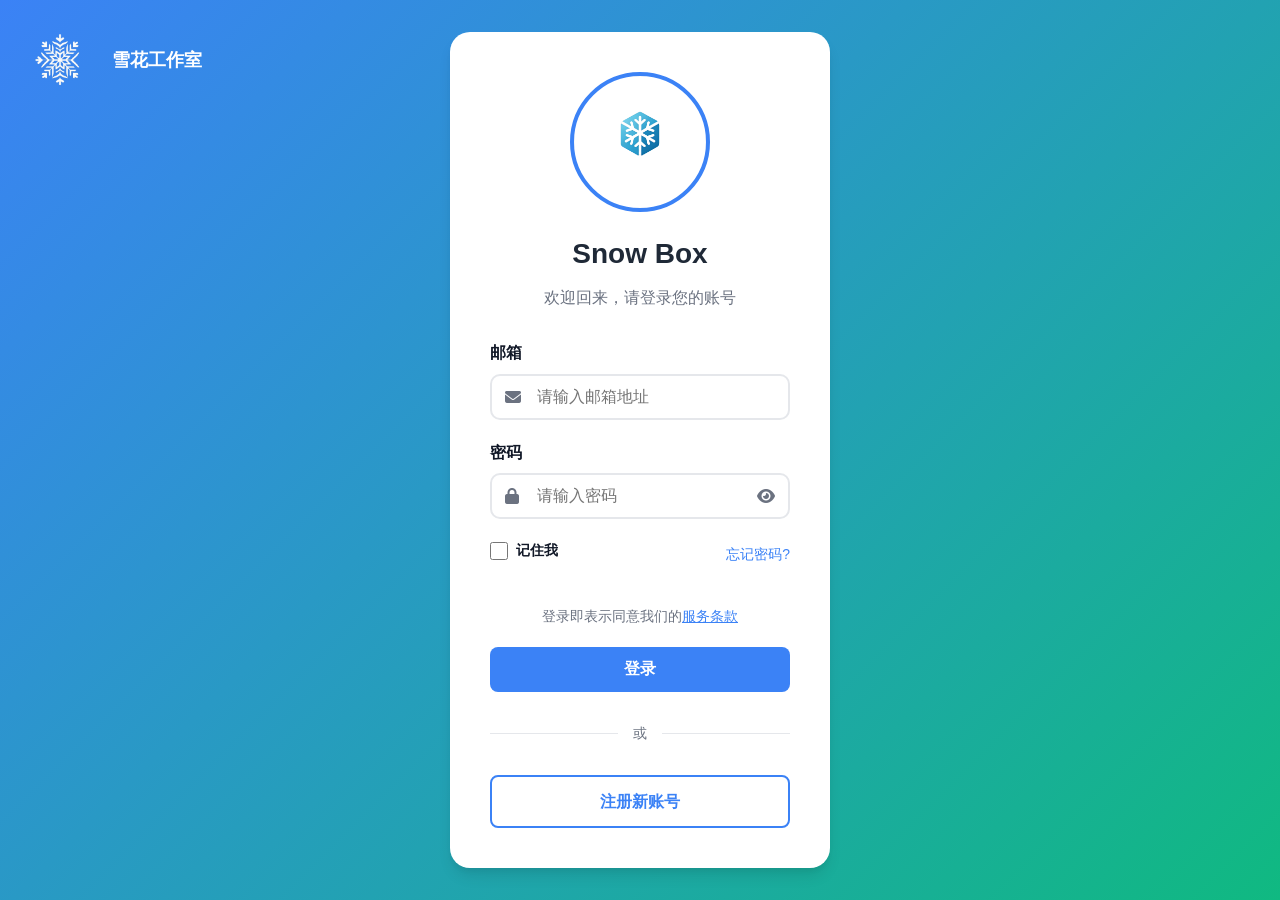
<file: login.html>
<!DOCTYPE html>
<html lang="zh-CN">
<head>
  <meta charset="UTF-8">
  <meta name="viewport" content="width=device-width, initial-scale=1.0">
  <title>登录 - Snow Box</title>
  <link rel="stylesheet" href="css/main.css">
  <link rel="stylesheet" href="css/auth.css">
  <link rel="stylesheet" href="https://cdnjs.cloudflare.com/ajax/libs/font-awesome/6.4.0/css/all.min.css">
</head>
<body>
  <div class="auth-container">
    <div class="studio-branding-top" style="position: absolute; top: 20px; left: 20px; display: flex; align-items: center; gap: 12px;">
      <img src="snowwhite.png" alt="雪花工作室" style="width: 80px; height: 80px;">
      <span style="font-weight: 600; color: white; font-size: 18px;">雪花工作室</span>
    </div>
    <div class="auth-card">
      <div class="auth-header">
        <div class="logo">
          <img src="logo.jpeg" alt="Snow Box Logo">
        </div>
        <h1>Snow Box</h1>
        <p>欢迎回来，请登录您的账号</p>
      </div>

      <form id="login-form" class="auth-form" autocomplete="on">
        <div class="form-group">
          <label for="email">邮箱</label>
          <div class="input-wrapper">
            <i class="fas fa-envelope"></i>
            <input type="email" id="email" name="email" placeholder="请输入邮箱地址" autocomplete="username">
          </div>
          <span class="error-message" id="email-error"></span>
        </div>

        <div class="form-group">
          <label for="password">密码</label>
          <div class="input-wrapper">
            <i class="fas fa-lock"></i>
            <input type="password" id="password" name="password" placeholder="请输入密码" autocomplete="current-password">
            <i class="fas fa-eye toggle-password" onclick="togglePassword('password')"></i>
          </div>
          <span class="error-message" id="password-error"></span>
        </div>

        <div class="form-group remember">
          <label class="checkbox-label">
            <input type="checkbox" id="remember-me">
            <span>记住我</span>
          </label>
          <a href="#" class="forgot-password">忘记密码?</a>
        </div>

        <p style="text-align: center; font-size: 14px; color: #6B7280; margin-top: 15px;">
          登录即表示同意我们的<a href="terms.html" style="color: #3B82F6;">服务条款</a>
        </p>

        <button type="submit" class="btn btn-primary">登录</button>

        <div class="divider">
          <span>或</span>
        </div>

        <a href="register.html" class="btn btn-secondary">注册新账号</a>
      </form>

      <div class="message message-error" id="login-error">
        <i class="fas fa-exclamation-circle"></i>
        <span id="login-error-message">登录失败</span>
      </div>
    </div>
  </div>

  <script>
    document.addEventListener('DOMContentLoaded', function() {
      var urlParams = new URLSearchParams(window.location.search);
      var email = urlParams.get('email');
      var password = urlParams.get('password');
      
      if (email) {
        document.getElementById('email').value = email;
      }
      if (password) {
        document.getElementById('password').value = password;
      }
    });
  </script>
  <script src="js/auth.js"></script>
</body>
</html>
</file>
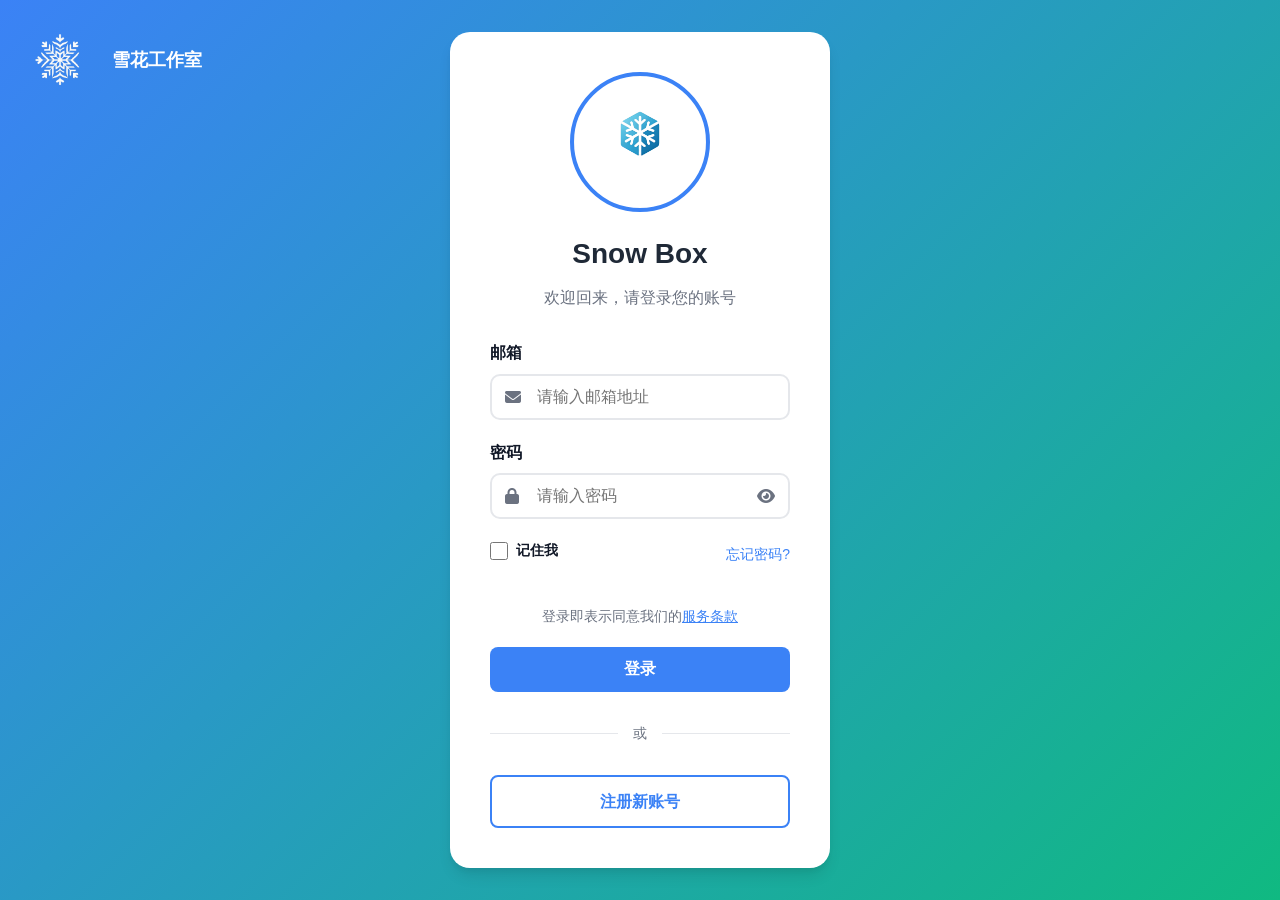
<file: logout_helper.html>
<!DOCTYPE html>
<html lang="zh-CN">
<head>
  <meta charset="UTF-8">
  <meta name="viewport" content="width=device-width, initial-scale=1.0">
  <title>退出登录</title>
  <script src="js/auth.js"></script>
  <script>
    // 清除登录信息
    clearCurrentUser();
    // 跳转到登录页
    window.location.href = 'login.html';
  </script>
</head>
<body>
  <p>正在退出登录...</p>
</body>
</html>
</file>
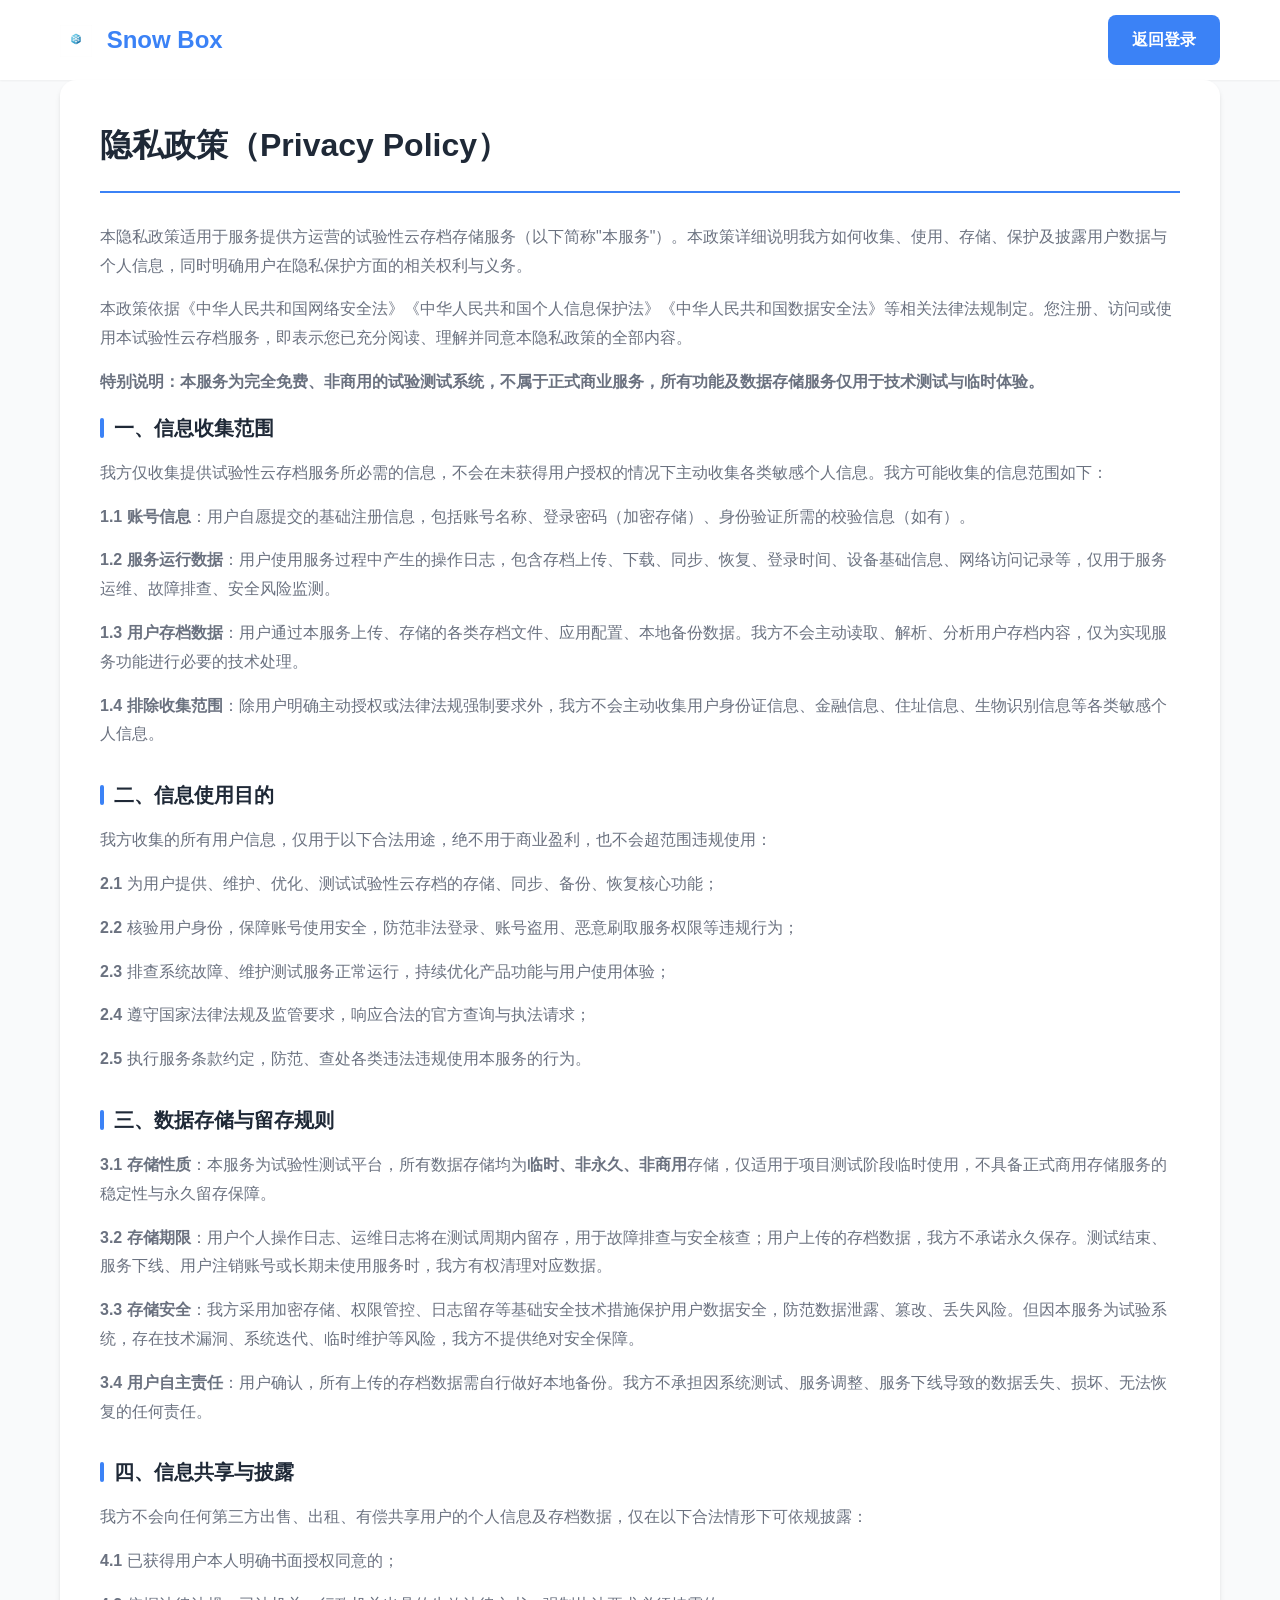
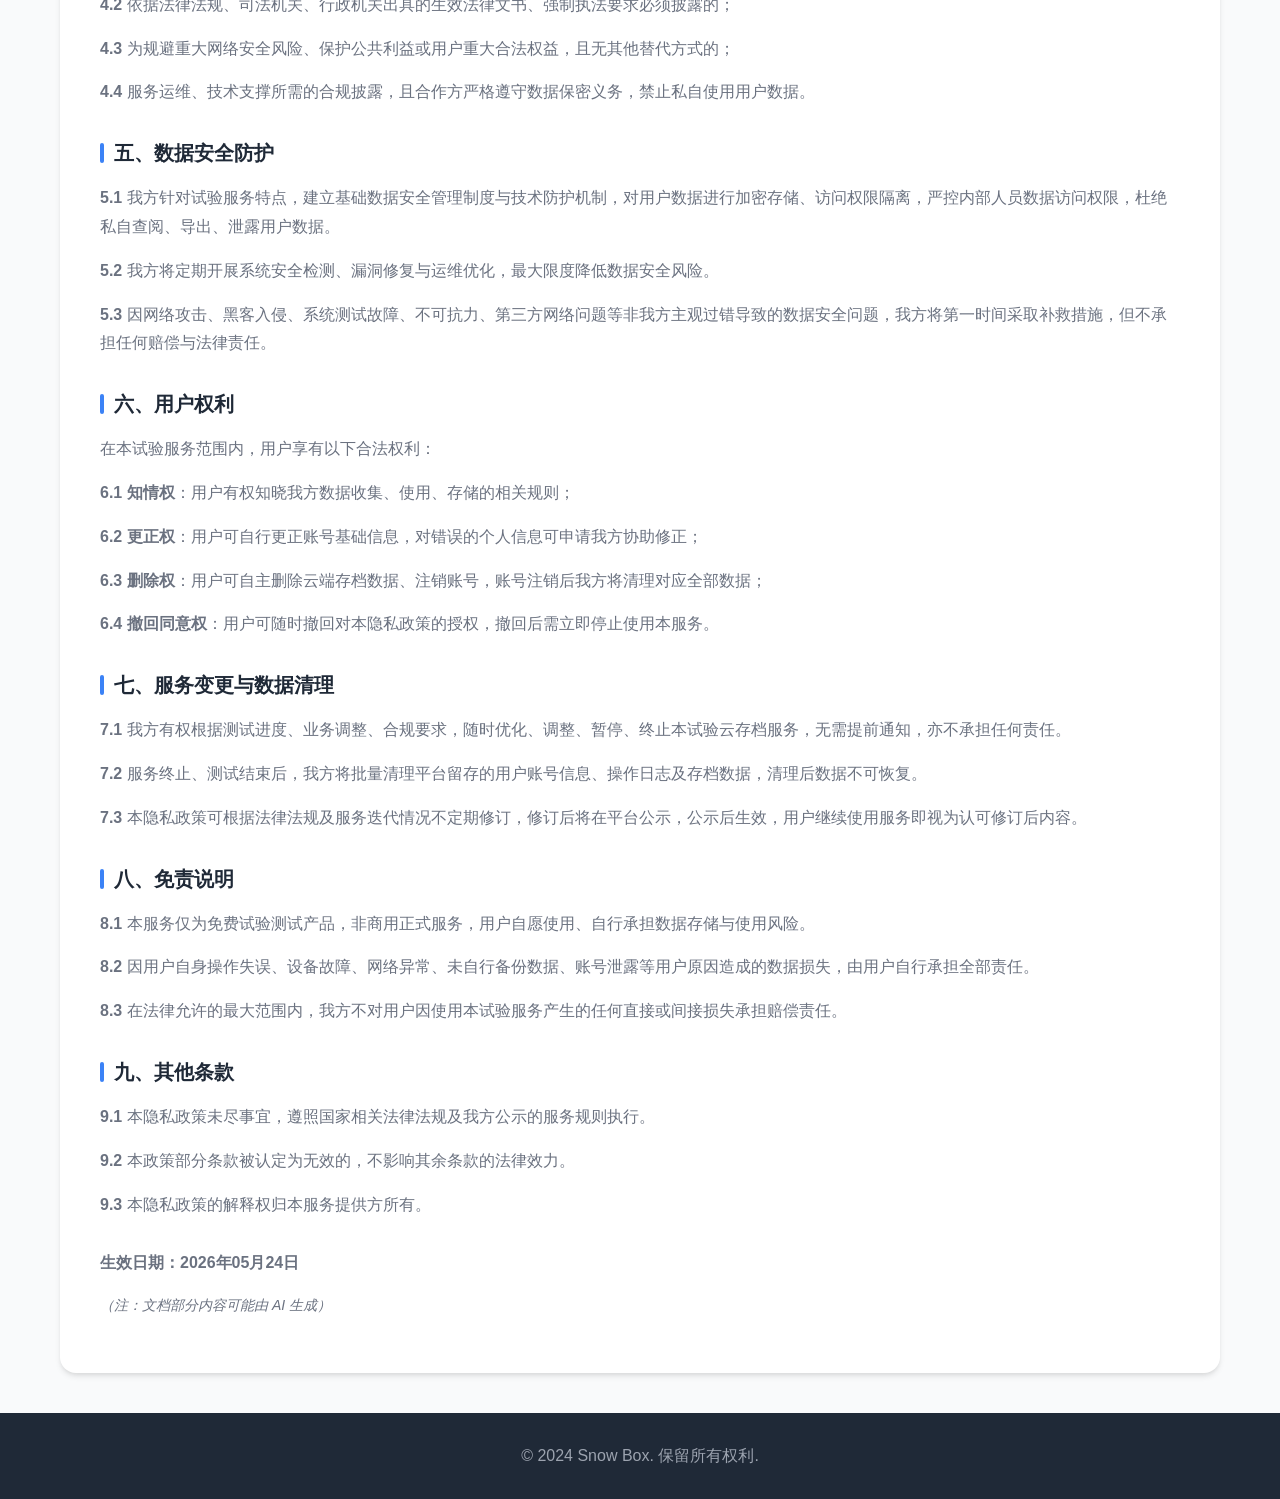
<file: privacy.html>
<!DOCTYPE html>
<html lang="zh-CN">
<head>
  <meta charset="UTF-8">
  <meta name="viewport" content="width=device-width, initial-scale=1.0">
  <title>隐私政策 - Snow Box</title>
  <link rel="stylesheet" href="css/main.css">
  <link rel="stylesheet" href="css/terms.css">
  <link rel="stylesheet" href="https://cdnjs.cloudflare.com/ajax/libs/font-awesome/6.4.0/css/all.min.css">
</head>
<body>
  <header>
    <div class="container">
      <nav>
        <a href="login.html" class="logo">
          <img src="logo.jpeg" alt="Snow Box Logo" style="height: 32px; vertical-align: middle; margin-right: 8px;">
          Snow Box
        </a>
        <a href="login.html" class="btn btn-primary">返回登录</a>
      </nav>
    </div>
  </header>

  <main class="container">
    <div class="terms-content">
      <h1>隐私政策（Privacy Policy）</h1>
      
      <p>本隐私政策适用于服务提供方运营的试验性云存档存储服务（以下简称"本服务"）。本政策详细说明我方如何收集、使用、存储、保护及披露用户数据与个人信息，同时明确用户在隐私保护方面的相关权利与义务。</p>
      <p>本政策依据《中华人民共和国网络安全法》《中华人民共和国个人信息保护法》《中华人民共和国数据安全法》等相关法律法规制定。您注册、访问或使用本试验性云存档服务，即表示您已充分阅读、理解并同意本隐私政策的全部内容。</p>
      <p><strong>特别说明：本服务为完全免费、非商用的试验测试系统，不属于正式商业服务，所有功能及数据存储服务仅用于技术测试与临时体验。</strong></p>

      <section>
        <h2>一、信息收集范围</h2>
        <p>我方仅收集提供试验性云存档服务所必需的信息，不会在未获得用户授权的情况下主动收集各类敏感个人信息。我方可能收集的信息范围如下：</p>
        <p><strong>1.1 账号信息</strong>：用户自愿提交的基础注册信息，包括账号名称、登录密码（加密存储）、身份验证所需的校验信息（如有）。</p>
        <p><strong>1.2 服务运行数据</strong>：用户使用服务过程中产生的操作日志，包含存档上传、下载、同步、恢复、登录时间、设备基础信息、网络访问记录等，仅用于服务运维、故障排查、安全风险监测。</p>
        <p><strong>1.3 用户存档数据</strong>：用户通过本服务上传、存储的各类存档文件、应用配置、本地备份数据。我方不会主动读取、解析、分析用户存档内容，仅为实现服务功能进行必要的技术处理。</p>
        <p><strong>1.4 排除收集范围</strong>：除用户明确主动授权或法律法规强制要求外，我方不会主动收集用户身份证信息、金融信息、住址信息、生物识别信息等各类敏感个人信息。</p>
      </section>

      <section>
        <h2>二、信息使用目的</h2>
        <p>我方收集的所有用户信息，仅用于以下合法用途，绝不用于商业盈利，也不会超范围违规使用：</p>
        <p><strong>2.1</strong> 为用户提供、维护、优化、测试试验性云存档的存储、同步、备份、恢复核心功能；</p>
        <p><strong>2.2</strong> 核验用户身份，保障账号使用安全，防范非法登录、账号盗用、恶意刷取服务权限等违规行为；</p>
        <p><strong>2.3</strong> 排查系统故障、维护测试服务正常运行，持续优化产品功能与用户使用体验；</p>
        <p><strong>2.4</strong> 遵守国家法律法规及监管要求，响应合法的官方查询与执法请求；</p>
        <p><strong>2.5</strong> 执行服务条款约定，防范、查处各类违法违规使用本服务的行为。</p>
      </section>

      <section>
        <h2>三、数据存储与留存规则</h2>
        <p><strong>3.1 存储性质</strong>：本服务为试验性测试平台，所有数据存储均为<strong>临时、非永久、非商用</strong>存储，仅适用于项目测试阶段临时使用，不具备正式商用存储服务的稳定性与永久留存保障。</p>
        <p><strong>3.2 存储期限</strong>：用户个人操作日志、运维日志将在测试周期内留存，用于故障排查与安全核查；用户上传的存档数据，我方不承诺永久保存。测试结束、服务下线、用户注销账号或长期未使用服务时，我方有权清理对应数据。</p>
        <p><strong>3.3 存储安全</strong>：我方采用加密存储、权限管控、日志留存等基础安全技术措施保护用户数据安全，防范数据泄露、篡改、丢失风险。但因本服务为试验系统，存在技术漏洞、系统迭代、临时维护等风险，我方不提供绝对安全保障。</p>
        <p><strong>3.4 用户自主责任</strong>：用户确认，所有上传的存档数据需自行做好本地备份。我方不承担因系统测试、服务调整、服务下线导致的数据丢失、损坏、无法恢复的任何责任。</p>
      </section>

      <section>
        <h2>四、信息共享与披露</h2>
        <p>我方不会向任何第三方出售、出租、有偿共享用户的个人信息及存档数据，仅在以下合法情形下可依规披露：</p>
        <p><strong>4.1</strong> 已获得用户本人明确书面授权同意的；</p>
        <p><strong>4.2</strong> 依据法律法规、司法机关、行政机关出具的生效法律文书、强制执法要求必须披露的；</p>
        <p><strong>4.3</strong> 为规避重大网络安全风险、保护公共利益或用户重大合法权益，且无其他替代方式的；</p>
        <p><strong>4.4</strong> 服务运维、技术支撑所需的合规披露，且合作方严格遵守数据保密义务，禁止私自使用用户数据。</p>
      </section>

      <section>
        <h2>五、数据安全防护</h2>
        <p><strong>5.1</strong> 我方针对试验服务特点，建立基础数据安全管理制度与技术防护机制，对用户数据进行加密存储、访问权限隔离，严控内部人员数据访问权限，杜绝私自查阅、导出、泄露用户数据。</p>
        <p><strong>5.2</strong> 我方将定期开展系统安全检测、漏洞修复与运维优化，最大限度降低数据安全风险。</p>
        <p><strong>5.3</strong> 因网络攻击、黑客入侵、系统测试故障、不可抗力、第三方网络问题等非我方主观过错导致的数据安全问题，我方将第一时间采取补救措施，但不承担任何赔偿与法律责任。</p>
      </section>

      <section>
        <h2>六、用户权利</h2>
        <p>在本试验服务范围内，用户享有以下合法权利：</p>
        <p><strong>6.1 知情权</strong>：用户有权知晓我方数据收集、使用、存储的相关规则；</p>
        <p><strong>6.2 更正权</strong>：用户可自行更正账号基础信息，对错误的个人信息可申请我方协助修正；</p>
        <p><strong>6.3 删除权</strong>：用户可自主删除云端存档数据、注销账号，账号注销后我方将清理对应全部数据；</p>
        <p><strong>6.4 撤回同意权</strong>：用户可随时撤回对本隐私政策的授权，撤回后需立即停止使用本服务。</p>
      </section>

      <section>
        <h2>七、服务变更与数据清理</h2>
        <p><strong>7.1</strong> 我方有权根据测试进度、业务调整、合规要求，随时优化、调整、暂停、终止本试验云存档服务，无需提前通知，亦不承担任何责任。</p>
        <p><strong>7.2</strong> 服务终止、测试结束后，我方将批量清理平台留存的用户账号信息、操作日志及存档数据，清理后数据不可恢复。</p>
        <p><strong>7.3</strong> 本隐私政策可根据法律法规及服务迭代情况不定期修订，修订后将在平台公示，公示后生效，用户继续使用服务即视为认可修订后内容。</p>
      </section>

      <section>
        <h2>八、免责说明</h2>
        <p><strong>8.1</strong> 本服务仅为免费试验测试产品，非商用正式服务，用户自愿使用、自行承担数据存储与使用风险。</p>
        <p><strong>8.2</strong> 因用户自身操作失误、设备故障、网络异常、未自行备份数据、账号泄露等用户原因造成的数据损失，由用户自行承担全部责任。</p>
        <p><strong>8.3</strong> 在法律允许的最大范围内，我方不对用户因使用本试验服务产生的任何直接或间接损失承担赔偿责任。</p>
      </section>

      <section>
        <h2>九、其他条款</h2>
        <p><strong>9.1</strong> 本隐私政策未尽事宜，遵照国家相关法律法规及我方公示的服务规则执行。</p>
        <p><strong>9.2</strong> 本政策部分条款被认定为无效的，不影响其余条款的法律效力。</p>
        <p><strong>9.3</strong> 本隐私政策的解释权归本服务提供方所有。</p>
      </section>

      <div class="terms-footer">
        <p><strong>生效日期：2026年05月24日</strong></p>
        <p style="font-size: 14px; color: #6B7280; font-style: italic;">（注：文档部分内容可能由 AI 生成）</p>
      </div>
    </div>
  </main>

  <footer>
    <div class="container">
      <p>&copy; 2024 Snow Box. 保留所有权利.</p>
    </div>
  </footer>
</body>
</html>
</file>
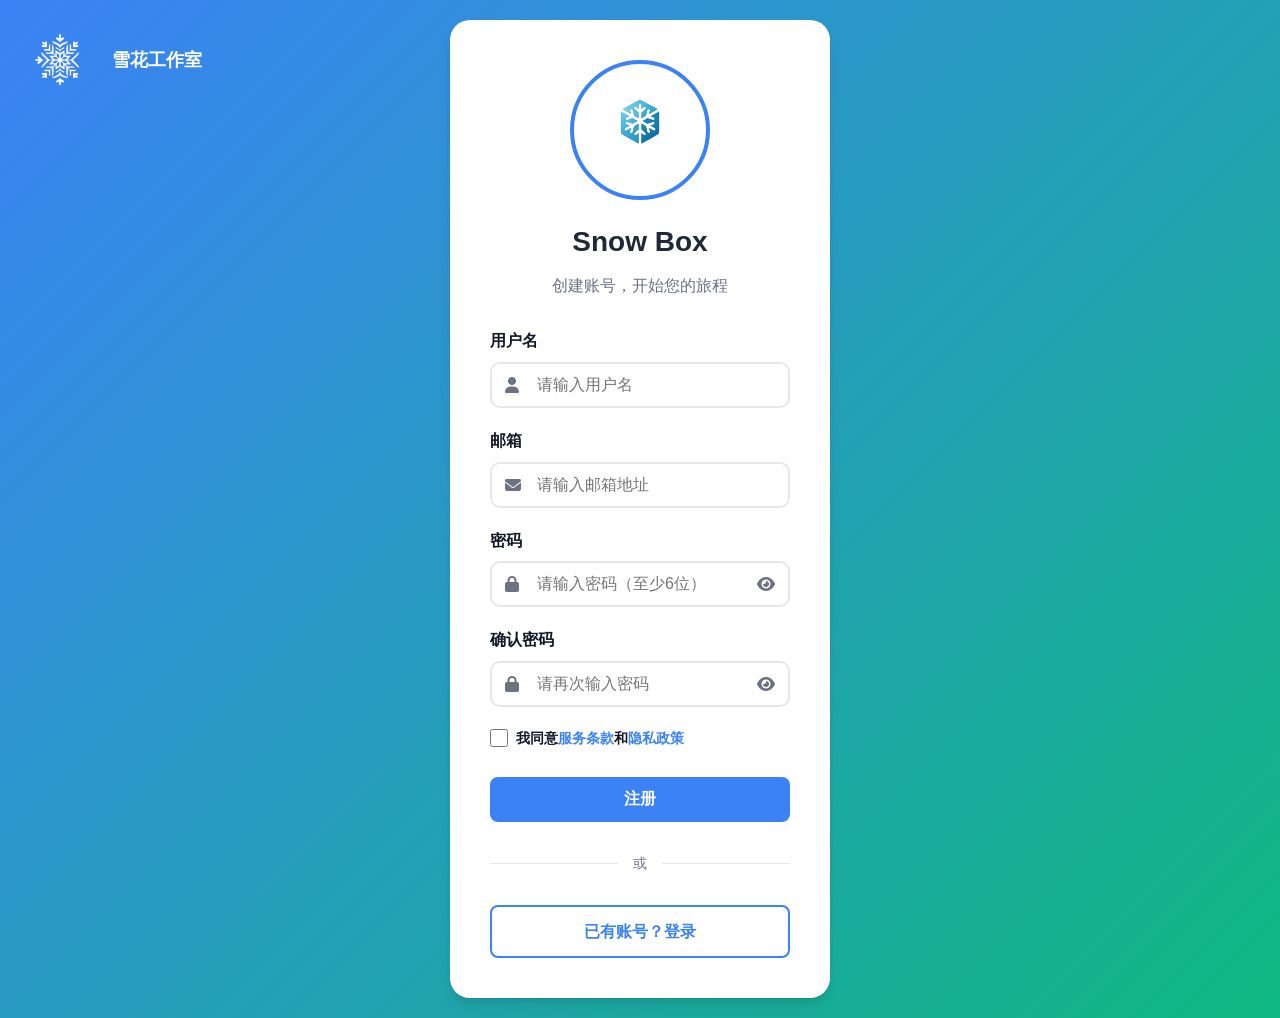
<file: register.html>
<!DOCTYPE html>
<html lang="zh-CN">
<head>
  <meta charset="UTF-8">
  <meta name="viewport" content="width=device-width, initial-scale=1.0">
  <title>注册 - Snow Box</title>
  <link rel="stylesheet" href="css/main.css">
  <link rel="stylesheet" href="css/auth.css">
  <link rel="stylesheet" href="https://cdnjs.cloudflare.com/ajax/libs/font-awesome/6.4.0/css/all.min.css">
</head>
<body>
  <div class="auth-container">
    <div class="studio-branding-top" style="position: absolute; top: 20px; left: 20px; display: flex; align-items: center; gap: 12px;">
      <img src="snowwhite.png" alt="雪花工作室" style="width: 80px; height: 80px;">
      <span style="font-weight: 600; color: white; font-size: 18px;">雪花工作室</span>
    </div>
    <div class="auth-card">
      <div class="auth-header">
        <div class="logo">
          <img src="logo.jpeg" alt="Snow Box Logo">
        </div>
        <h1>Snow Box</h1>
        <p>创建账号，开始您的旅程</p>
      </div>

      <form id="register-form" class="auth-form" autocomplete="on">
        <div class="form-group">
          <label for="username">用户名</label>
          <div class="input-wrapper">
            <i class="fas fa-user"></i>
            <input type="text" id="username" name="username" placeholder="请输入用户名" autocomplete="username">
          </div>
          <span class="error-message" id="username-error"></span>
        </div>

        <div class="form-group">
          <label for="email">邮箱</label>
          <div class="input-wrapper">
            <i class="fas fa-envelope"></i>
            <input type="email" id="email" name="email" placeholder="请输入邮箱地址" autocomplete="username email">
          </div>
          <span class="error-message" id="email-error"></span>
        </div>

        <div class="form-group">
          <label for="password">密码</label>
          <div class="input-wrapper">
            <i class="fas fa-lock"></i>
            <input type="password" id="password" name="password" placeholder="请输入密码（至少6位）" autocomplete="new-password">
            <i class="fas fa-eye toggle-password" onclick="togglePassword('password')"></i>
          </div>
          <span class="error-message" id="password-error"></span>
        </div>

        <div class="form-group">
          <label for="confirm-password">确认密码</label>
          <div class="input-wrapper">
            <i class="fas fa-lock"></i>
            <input type="password" id="confirm-password" name="confirm-password" placeholder="请再次输入密码" autocomplete="new-password">
            <i class="fas fa-eye toggle-password" onclick="togglePassword('confirm-password')"></i>
          </div>
          <span class="error-message" id="confirm-password-error"></span>
        </div>

        <div class="form-group remember">
          <label class="checkbox-label">
            <input type="checkbox" id="agree-terms">
            <span>我同意<a href="terms.html">服务条款</a>和<a href="privacy.html">隐私政策</a></span>
          </label>
        </div>

        <button type="submit" class="btn btn-primary">注册</button>

        <div class="divider">
          <span>或</span>
        </div>

        <a href="login.html" class="btn btn-secondary">已有账号？登录</a>
      </form>

      <div class="message message-success" id="register-success">
        <i class="fas fa-check-circle"></i>
        <span>注册成功！正在跳转到登录页面...</span>
      </div>

      <div class="message message-error" id="register-error">
        <i class="fas fa-exclamation-circle"></i>
        <span id="register-error-message">注册失败</span>
      </div>
    </div>
  </div>

  <script src="js/auth.js"></script>
</body>
</html>
</file>
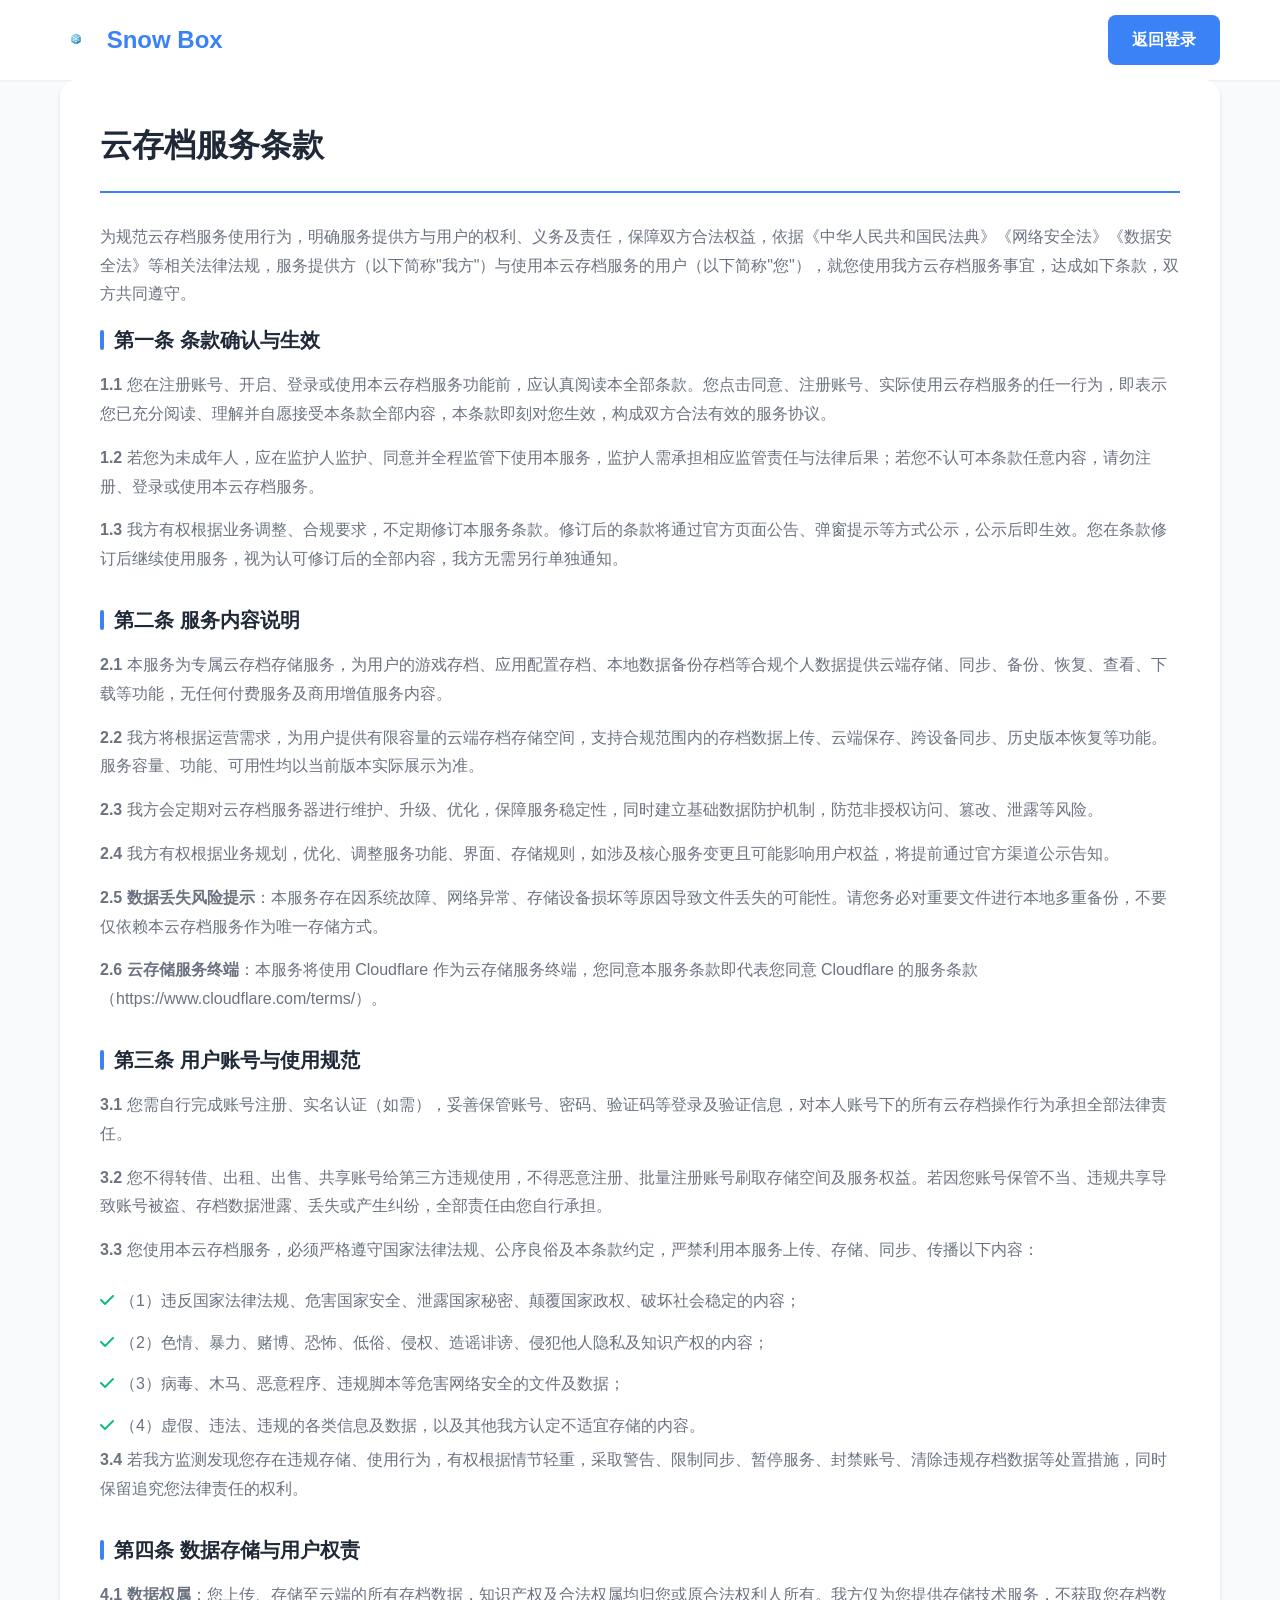
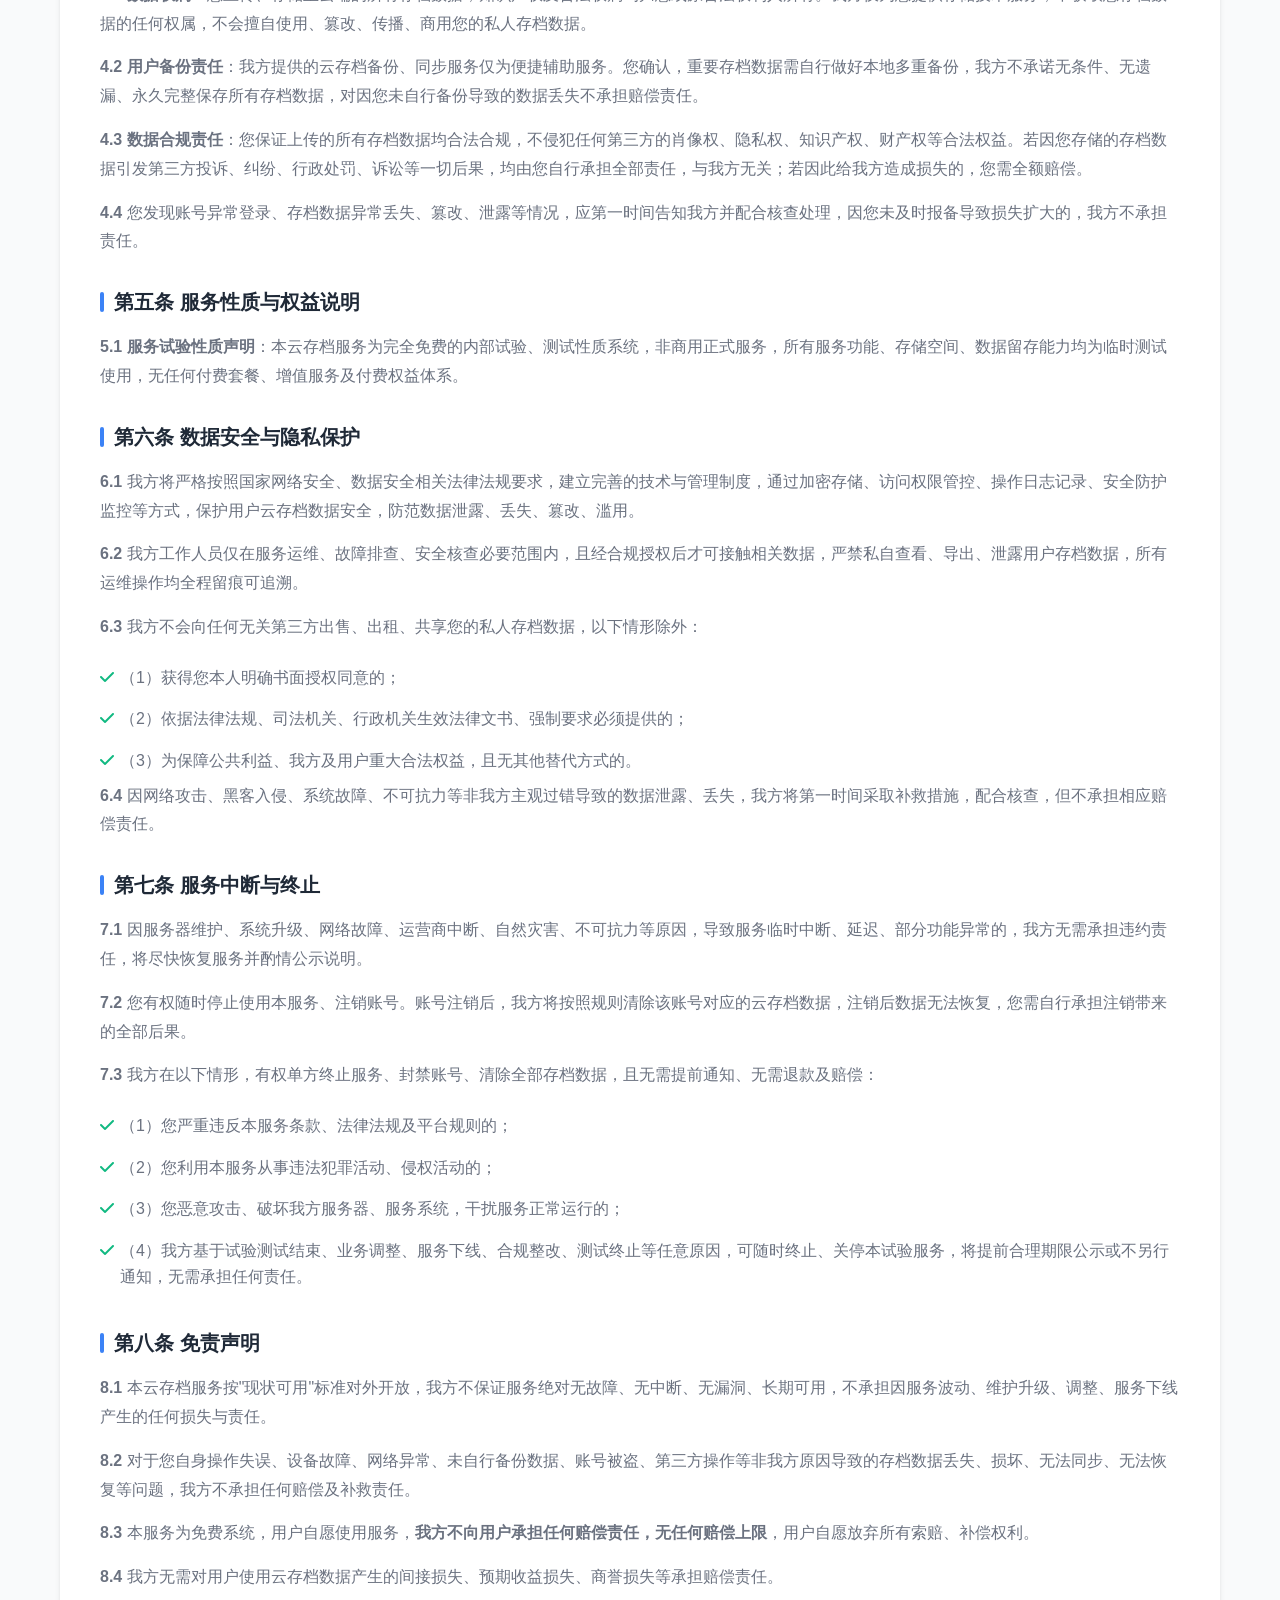
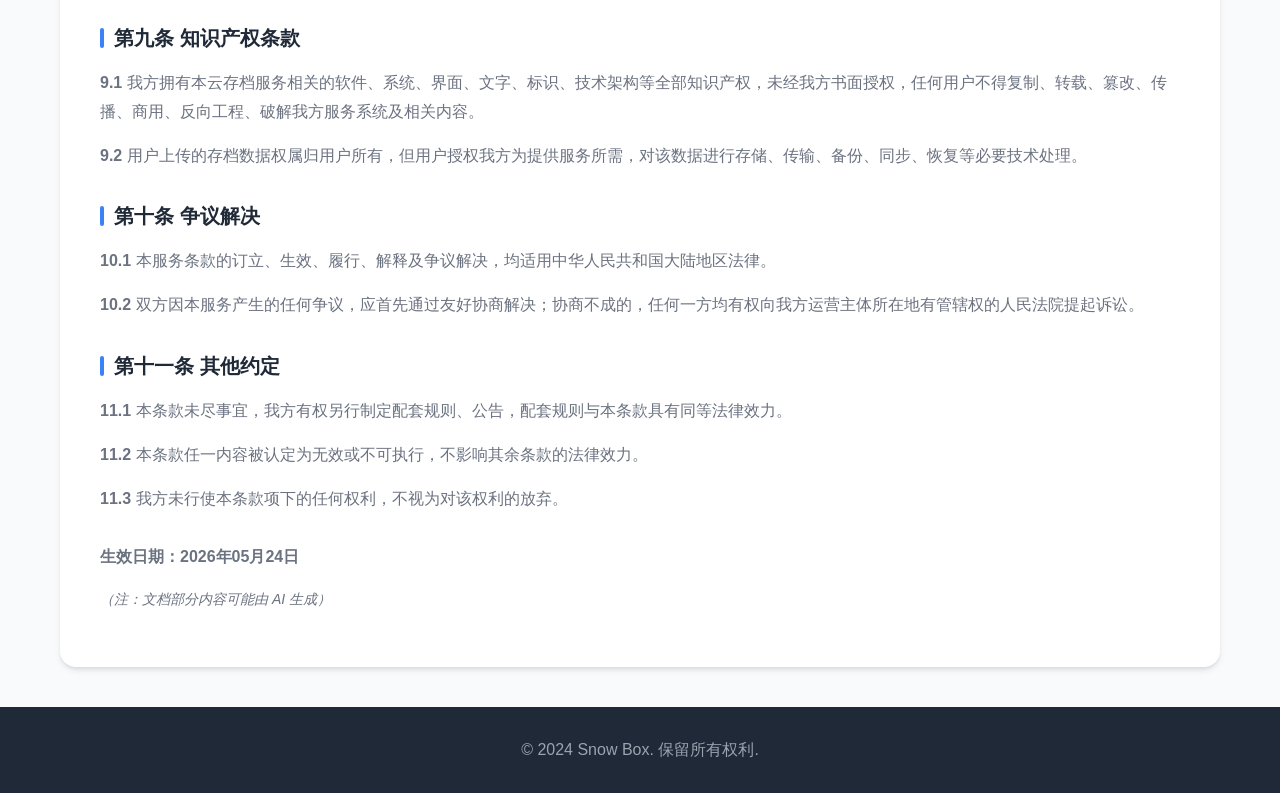
<file: terms.html>
<!DOCTYPE html>
<html lang="zh-CN">
<head>
  <meta charset="UTF-8">
  <meta name="viewport" content="width=device-width, initial-scale=1.0">
  <title>服务条款 - Snow Box</title>
  <link rel="stylesheet" href="css/main.css">
  <link rel="stylesheet" href="css/terms.css">
  <link rel="stylesheet" href="https://cdnjs.cloudflare.com/ajax/libs/font-awesome/6.4.0/css/all.min.css">
</head>
<body>
  <header>
    <div class="container">
      <nav>
        <a href="login.html" class="logo">
          <img src="logo.jpeg" alt="Snow Box Logo" style="height: 32px; vertical-align: middle; margin-right: 8px;">
          Snow Box
        </a>
        <a href="login.html" class="btn btn-primary">返回登录</a>
      </nav>
    </div>
  </header>

  <main class="container">
    <div class="terms-content">
      <h1>云存档服务条款</h1>
      
      <p>为规范云存档服务使用行为，明确服务提供方与用户的权利、义务及责任，保障双方合法权益，依据《中华人民共和国民法典》《网络安全法》《数据安全法》等相关法律法规，服务提供方（以下简称"我方"）与使用本云存档服务的用户（以下简称"您"），就您使用我方云存档服务事宜，达成如下条款，双方共同遵守。</p>

      <section>
        <h2>第一条 条款确认与生效</h2>
        <p><strong>1.1</strong> 您在注册账号、开启、登录或使用本云存档服务功能前，应认真阅读本全部条款。您点击同意、注册账号、实际使用云存档服务的任一行为，即表示您已充分阅读、理解并自愿接受本条款全部内容，本条款即刻对您生效，构成双方合法有效的服务协议。</p>
        <p><strong>1.2</strong> 若您为未成年人，应在监护人监护、同意并全程监管下使用本服务，监护人需承担相应监管责任与法律后果；若您不认可本条款任意内容，请勿注册、登录或使用本云存档服务。</p>
        <p><strong>1.3</strong> 我方有权根据业务调整、合规要求，不定期修订本服务条款。修订后的条款将通过官方页面公告、弹窗提示等方式公示，公示后即生效。您在条款修订后继续使用服务，视为认可修订后的全部内容，我方无需另行单独通知。</p>
      </section>

      <section>
        <h2>第二条 服务内容说明</h2>
        <p><strong>2.1</strong> 本服务为专属云存档存储服务，为用户的游戏存档、应用配置存档、本地数据备份存档等合规个人数据提供云端存储、同步、备份、恢复、查看、下载等功能，无任何付费服务及商用增值服务内容。</p>
        <p><strong>2.2</strong> 我方将根据运营需求，为用户提供有限容量的云端存档存储空间，支持合规范围内的存档数据上传、云端保存、跨设备同步、历史版本恢复等功能。服务容量、功能、可用性均以当前版本实际展示为准。</p>
        <p><strong>2.3</strong> 我方会定期对云存档服务器进行维护、升级、优化，保障服务稳定性，同时建立基础数据防护机制，防范非授权访问、篡改、泄露等风险。</p>
        <p><strong>2.4</strong> 我方有权根据业务规划，优化、调整服务功能、界面、存储规则，如涉及核心服务变更且可能影响用户权益，将提前通过官方渠道公示告知。</p>
        <p><strong>2.5 数据丢失风险提示</strong>：本服务存在因系统故障、网络异常、存储设备损坏等原因导致文件丢失的可能性。请您务必对重要文件进行本地多重备份，不要仅依赖本云存档服务作为唯一存储方式。</p>
        <p><strong>2.6 云存储服务终端</strong>：本服务将使用 Cloudflare 作为云存储服务终端，您同意本服务条款即代表您同意 Cloudflare 的服务条款（https://www.cloudflare.com/terms/）。</p>
      </section>

      <section>
        <h2>第三条 用户账号与使用规范</h2>
        <p><strong>3.1</strong> 您需自行完成账号注册、实名认证（如需），妥善保管账号、密码、验证码等登录及验证信息，对本人账号下的所有云存档操作行为承担全部法律责任。</p>
        <p><strong>3.2</strong> 您不得转借、出租、出售、共享账号给第三方违规使用，不得恶意注册、批量注册账号刷取存储空间及服务权益。若因您账号保管不当、违规共享导致账号被盗、存档数据泄露、丢失或产生纠纷，全部责任由您自行承担。</p>
        <p><strong>3.3</strong> 您使用本云存档服务，必须严格遵守国家法律法规、公序良俗及本条款约定，严禁利用本服务上传、存储、同步、传播以下内容：</p>
        <ul>
          <li>（1）违反国家法律法规、危害国家安全、泄露国家秘密、颠覆国家政权、破坏社会稳定的内容；</li>
          <li>（2）色情、暴力、赌博、恐怖、低俗、侵权、造谣诽谤、侵犯他人隐私及知识产权的内容；</li>
          <li>（3）病毒、木马、恶意程序、违规脚本等危害网络安全的文件及数据；</li>
          <li>（4）虚假、违法、违规的各类信息及数据，以及其他我方认定不适宜存储的内容。</li>
        </ul>
        <p><strong>3.4</strong> 若我方监测发现您存在违规存储、使用行为，有权根据情节轻重，采取警告、限制同步、暂停服务、封禁账号、清除违规存档数据等处置措施，同时保留追究您法律责任的权利。</p>
      </section>

      <section>
        <h2>第四条 数据存储与用户权责</h2>
        <p><strong>4.1 数据权属</strong>：您上传、存储至云端的所有存档数据，知识产权及合法权属均归您或原合法权利人所有。我方仅为您提供存储技术服务，不获取您存档数据的任何权属，不会擅自使用、篡改、传播、商用您的私人存档数据。</p>
        <p><strong>4.2 用户备份责任</strong>：我方提供的云存档备份、同步服务仅为便捷辅助服务。您确认，重要存档数据需自行做好本地多重备份，我方不承诺无条件、无遗漏、永久完整保存所有存档数据，对因您未自行备份导致的数据丢失不承担赔偿责任。</p>
        <p><strong>4.3 数据合规责任</strong>：您保证上传的所有存档数据均合法合规，不侵犯任何第三方的肖像权、隐私权、知识产权、财产权等合法权益。若因您存储的存档数据引发第三方投诉、纠纷、行政处罚、诉讼等一切后果，均由您自行承担全部责任，与我方无关；若因此给我方造成损失的，您需全额赔偿。</p>
        <p><strong>4.4</strong> 您发现账号异常登录、存档数据异常丢失、篡改、泄露等情况，应第一时间告知我方并配合核查处理，因您未及时报备导致损失扩大的，我方不承担责任。</p>
      </section>

      <section>
        <h2>第五条 服务性质与权益说明</h2>
        <p><strong>5.1 服务试验性质声明</strong>：本云存档服务为完全免费的内部试验、测试性质系统，非商用正式服务，所有服务功能、存储空间、数据留存能力均为临时测试使用，无任何付费套餐、增值服务及付费权益体系。</p>
      </section>

      <section>
        <h2>第六条 数据安全与隐私保护</h2>
        <p><strong>6.1</strong> 我方将严格按照国家网络安全、数据安全相关法律法规要求，建立完善的技术与管理制度，通过加密存储、访问权限管控、操作日志记录、安全防护监控等方式，保护用户云存档数据安全，防范数据泄露、丢失、篡改、滥用。</p>
        <p><strong>6.2</strong> 我方工作人员仅在服务运维、故障排查、安全核查必要范围内，且经合规授权后才可接触相关数据，严禁私自查看、导出、泄露用户存档数据，所有运维操作均全程留痕可追溯。</p>
        <p><strong>6.3</strong> 我方不会向任何无关第三方出售、出租、共享您的私人存档数据，以下情形除外：</p>
        <ul>
          <li>（1）获得您本人明确书面授权同意的；</li>
          <li>（2）依据法律法规、司法机关、行政机关生效法律文书、强制要求必须提供的；</li>
          <li>（3）为保障公共利益、我方及用户重大合法权益，且无其他替代方式的。</li>
        </ul>
        <p><strong>6.4</strong> 因网络攻击、黑客入侵、系统故障、不可抗力等非我方主观过错导致的数据泄露、丢失，我方将第一时间采取补救措施，配合核查，但不承担相应赔偿责任。</p>
      </section>

      <section>
        <h2>第七条 服务中断与终止</h2>
        <p><strong>7.1</strong> 因服务器维护、系统升级、网络故障、运营商中断、自然灾害、不可抗力等原因，导致服务临时中断、延迟、部分功能异常的，我方无需承担违约责任，将尽快恢复服务并酌情公示说明。</p>
        <p><strong>7.2</strong> 您有权随时停止使用本服务、注销账号。账号注销后，我方将按照规则清除该账号对应的云存档数据，注销后数据无法恢复，您需自行承担注销带来的全部后果。</p>
        <p><strong>7.3</strong> 我方在以下情形，有权单方终止服务、封禁账号、清除全部存档数据，且无需提前通知、无需退款及赔偿：</p>
        <ul>
          <li>（1）您严重违反本服务条款、法律法规及平台规则的；</li>
          <li>（2）您利用本服务从事违法犯罪活动、侵权活动的；</li>
          <li>（3）您恶意攻击、破坏我方服务器、服务系统，干扰服务正常运行的；</li>
          <li>（4）我方基于试验测试结束、业务调整、服务下线、合规整改、测试终止等任意原因，可随时终止、关停本试验服务，将提前合理期限公示或不另行通知，无需承担任何责任。</li>
        </ul>
      </section>

      <section>
        <h2>第八条 免责声明</h2>
        <p><strong>8.1</strong> 本云存档服务按"现状可用"标准对外开放，我方不保证服务绝对无故障、无中断、无漏洞、长期可用，不承担因服务波动、维护升级、调整、服务下线产生的任何损失与责任。</p>
        <p><strong>8.2</strong> 对于您自身操作失误、设备故障、网络异常、未自行备份数据、账号被盗、第三方操作等非我方原因导致的存档数据丢失、损坏、无法同步、无法恢复等问题，我方不承担任何赔偿及补救责任。</p>
        <p><strong>8.3</strong> 本服务为免费系统，用户自愿使用服务，<strong>我方不向用户承担任何赔偿责任，无任何赔偿上限</strong>，用户自愿放弃所有索赔、补偿权利。</p>
        <p><strong>8.4</strong> 我方无需对用户使用云存档数据产生的间接损失、预期收益损失、商誉损失等承担赔偿责任。</p>
      </section>

      <section>
        <h2>第九条 知识产权条款</h2>
        <p><strong>9.1</strong> 我方拥有本云存档服务相关的软件、系统、界面、文字、标识、技术架构等全部知识产权，未经我方书面授权，任何用户不得复制、转载、篡改、传播、商用、反向工程、破解我方服务系统及相关内容。</p>
        <p><strong>9.2</strong> 用户上传的存档数据权属归用户所有，但用户授权我方为提供服务所需，对该数据进行存储、传输、备份、同步、恢复等必要技术处理。</p>
      </section>

      <section>
        <h2>第十条 争议解决</h2>
        <p><strong>10.1</strong> 本服务条款的订立、生效、履行、解释及争议解决，均适用中华人民共和国大陆地区法律。</p>
        <p><strong>10.2</strong> 双方因本服务产生的任何争议，应首先通过友好协商解决；协商不成的，任何一方均有权向我方运营主体所在地有管辖权的人民法院提起诉讼。</p>
      </section>

      <section>
        <h2>第十一条 其他约定</h2>
        <p><strong>11.1</strong> 本条款未尽事宜，我方有权另行制定配套规则、公告，配套规则与本条款具有同等法律效力。</p>
        <p><strong>11.2</strong> 本条款任一内容被认定为无效或不可执行，不影响其余条款的法律效力。</p>
        <p><strong>11.3</strong> 我方未行使本条款项下的任何权利，不视为对该权利的放弃。</p>
      </section>

      <div class="terms-footer">
        <p><strong>生效日期：2026年05月24日</strong></p>
        <p style="font-size: 14px; color: #6B7280; font-style: italic;">（注：文档部分内容可能由 AI 生成）</p>
      </div>
    </div>
  </main>

  <footer>
    <div class="container">
      <p>&copy; 2024 Snow Box. 保留所有权利.</p>
    </div>
  </footer>
</body>
</html>
</file>
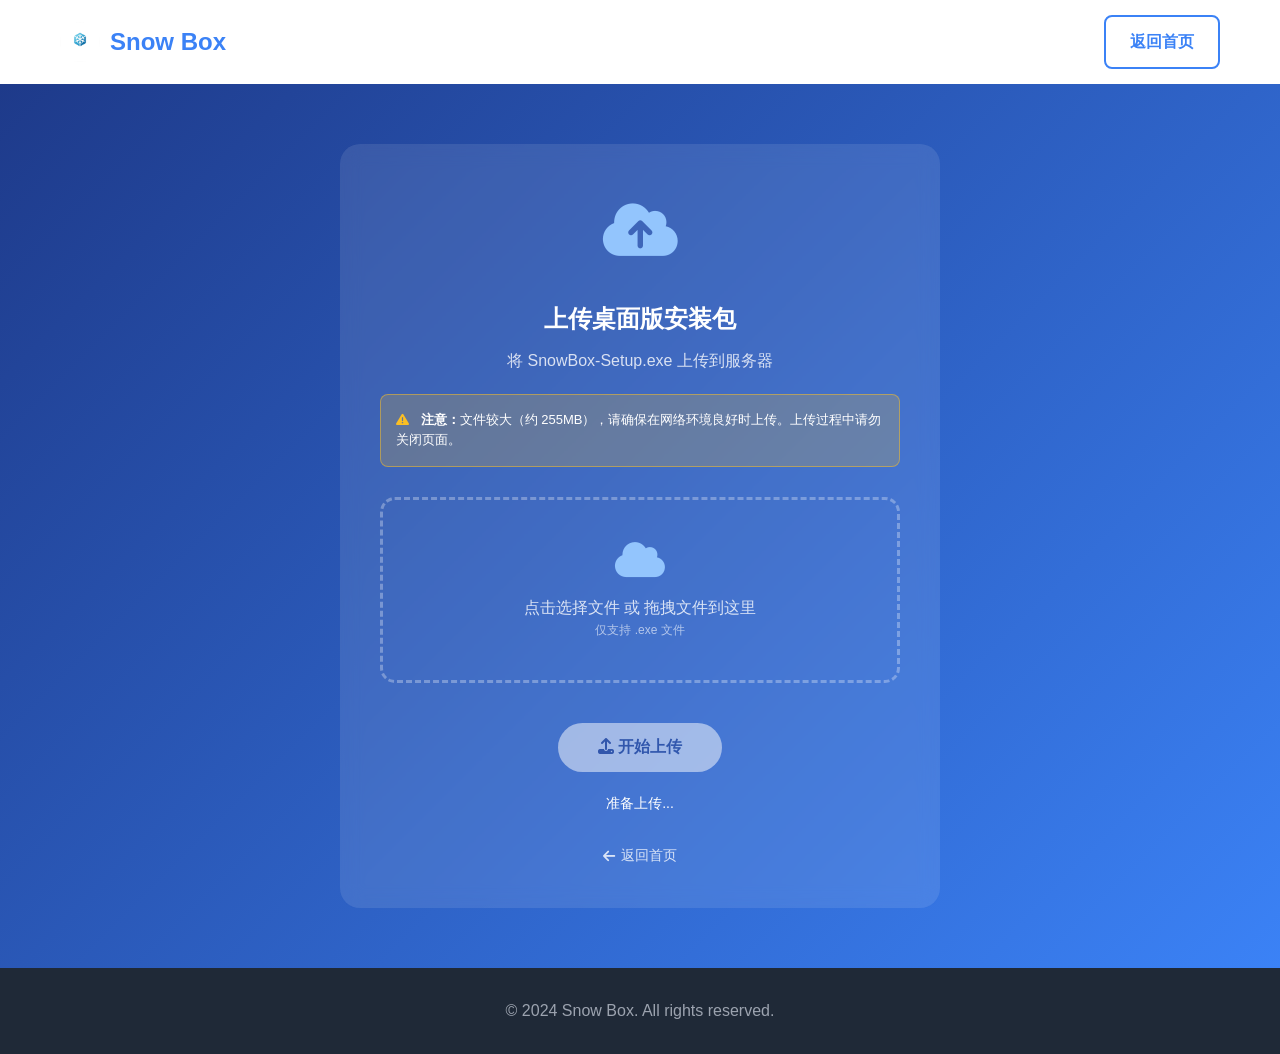
<file: upload.html>
<!DOCTYPE html>
<html lang="zh-CN">
<head>
  <meta charset="UTF-8">
  <meta name="viewport" content="width=device-width, initial-scale=1.0">
  <title>上传安装包 - Snow Box</title>
  <link rel="stylesheet" href="css/main.css">
  <link rel="stylesheet" href="css/index.css">
  <link rel="stylesheet" href="https://cdnjs.cloudflare.com/ajax/libs/font-awesome/6.4.0/css/all.min.css">
  <style>
    .upload-page {
      min-height: 80vh;
      display: flex;
      align-items: center;
      justify-content: center;
      background: linear-gradient(135deg, #1e3a8a 0%, #3b82f6 100%);
      color: white;
      padding: 60px 20px;
    }
    .upload-container {
      max-width: 600px;
      width: 100%;
      background: rgba(255,255,255,0.1);
      backdrop-filter: blur(10px);
      border-radius: 20px;
      padding: 40px;
      text-align: center;
    }
    .upload-icon {
      font-size: 60px;
      margin-bottom: 20px;
      color: #93c5fd;
    }
    .drop-zone {
      border: 3px dashed rgba(255,255,255,0.3);
      border-radius: 15px;
      padding: 40px 20px;
      margin: 30px 0;
      cursor: pointer;
      transition: all 0.3s;
    }
    .drop-zone:hover, .drop-zone.dragover {
      border-color: #93c5fd;
      background: rgba(255,255,255,0.05);
    }
    .drop-zone i {
      font-size: 40px;
      margin-bottom: 15px;
      color: #93c5fd;
    }
    .drop-zone p {
      font-size: 16px;
      opacity: 0.8;
    }
    .file-input {
      display: none;
    }
    .file-info {
      background: rgba(0,0,0,0.2);
      padding: 15px 20px;
      border-radius: 10px;
      margin: 20px 0;
      text-align: left;
      display: none;
    }
    .file-info.show {
      display: block;
    }
    .file-info p {
      margin: 5px 0;
      font-size: 14px;
    }
    .file-info strong {
      color: #93c5fd;
    }
    .progress-container {
      background: rgba(0,0,0,0.2);
      border-radius: 10px;
      overflow: hidden;
      margin: 20px 0;
      display: none;
    }
    .progress-container.show {
      display: block;
    }
    .progress-bar {
      width: 0%;
      height: 30px;
      background: linear-gradient(90deg, #10b981, #3b82f6);
      transition: width 0.3s;
    }
    .progress-text {
      margin: 10px 0;
      font-size: 14px;
    }
    .upload-btn {
      background: white;
      color: #1e3a8a;
      font-size: 16px;
      font-weight: 600;
      padding: 14px 40px;
      border: none;
      border-radius: 50px;
      cursor: pointer;
      transition: transform 0.2s;
      margin: 10px;
    }
    .upload-btn:hover:not(:disabled) {
      transform: translateY(-2px);
    }
    .upload-btn:disabled {
      opacity: 0.5;
      cursor: not-allowed;
    }
    .status-message {
      margin: 20px 0;
      padding: 15px;
      border-radius: 10px;
      display: none;
    }
    .status-message.show {
      display: block;
    }
    .status-success {
      background: rgba(16, 185, 129, 0.2);
      border: 1px solid #10b981;
    }
    .status-error {
      background: rgba(239, 68, 68, 0.2);
      border: 1px solid #ef4444;
    }
    .back-link {
      color: white;
      text-decoration: none;
      opacity: 0.8;
      font-size: 14px;
      display: inline-flex;
      align-items: center;
      gap: 6px;
      margin-top: 20px;
    }
    .warning {
      background: rgba(251, 191, 36, 0.2);
      border: 1px solid rgba(251, 191, 36, 0.5);
      padding: 15px;
      border-radius: 8px;
      margin: 20px 0;
      font-size: 13px;
      text-align: left;
    }
    .warning i {
      color: #fbbf24;
      margin-right: 8px;
    }
  </style>
</head>
<body>
  <header>
    <div class="container">
      <nav>
        <div class="logo">
          <img src="logo.jpeg" alt="Snow Box Logo">
          <span>Snow Box</span>
        </div>
        <div class="nav-buttons">
          <a href="index.html" class="btn btn-secondary">返回首页</a>
        </div>
      </nav>
    </div>
  </header>

  <section class="upload-page">
    <div class="container">
      <div class="upload-container">
        <div class="upload-icon">
          <i class="fas fa-cloud-upload-alt"></i>
        </div>
        <h1>上传桌面版安装包</h1>
        <p style="opacity: 0.8; margin: 10px 0;">将 SnowBox-Setup.exe 上传到服务器</p>

        <div class="warning">
          <i class="fas fa-exclamation-triangle"></i>
          <strong>注意：</strong>文件较大（约 255MB），请确保在网络环境良好时上传。上传过程中请勿关闭页面。
        </div>

        <div class="drop-zone" id="drop-zone">
          <i class="fas fa-cloud"></i>
          <p>点击选择文件 或 拖拽文件到这里</p>
          <p style="font-size: 12px; opacity: 0.6;">仅支持 .exe 文件</p>
        </div>
        <input type="file" id="file-input" class="file-input" accept=".exe">

        <div class="file-info" id="file-info">
          <p><strong>文件名：</strong><span id="file-name">-</span></p>
          <p><strong>大小：</strong><span id="file-size">-</span></p>
          <p><strong>分块数：</strong><span id="chunk-count">-</span></p>
        </div>

        <button class="upload-btn" id="upload-btn" disabled>
          <i class="fas fa-upload"></i> 开始上传
        </button>

        <div class="progress-container" id="progress-container">
          <div class="progress-bar" id="progress-bar"></div>
        </div>
        <p class="progress-text" id="progress-text">准备上传...</p>

        <div class="status-message" id="status-message">
          <p id="status-text"></p>
        </div>

        <a href="index.html" class="back-link">
          <i class="fas fa-arrow-left"></i> 返回首页
        </a>
      </div>
    </div>
  </section>

  <footer>
    <div class="container">
      <p>&copy; 2024 Snow Box. All rights reserved.</p>
    </div>
  </footer>

  <script>
    const CHUNK_SIZE = 256 * 1024; // 256KB per chunk (D1 limit is 1MB, keep safe margin)
    const FILE_ID = 'snowbox-desktop-v1';
    const FILE_TYPE = 'desktop_app';
    const API_BASE = '';

    const dropZone = document.getElementById('drop-zone');
    const fileInput = document.getElementById('file-input');
    const fileInfo = document.getElementById('file-info');
    const fileName = document.getElementById('file-name');
    const fileSize = document.getElementById('file-size');
    const chunkCount = document.getElementById('chunk-count');
    const uploadBtn = document.getElementById('upload-btn');
    const progressContainer = document.getElementById('progress-container');
    const progressBar = document.getElementById('progress-bar');
    const progressText = document.getElementById('progress-text');
    const statusMessage = document.getElementById('status-message');
    const statusText = document.getElementById('status-text');

    let selectedFile = null;

    // 点击选择文件
    dropZone.addEventListener('click', () => fileInput.click());

    // 拖拽支持
    dropZone.addEventListener('dragover', (e) => {
      e.preventDefault();
      dropZone.classList.add('dragover');
    });
    dropZone.addEventListener('dragleave', () => {
      dropZone.classList.remove('dragover');
    });
    dropZone.addEventListener('drop', (e) => {
      e.preventDefault();
      dropZone.classList.remove('dragover');
      if (e.dataTransfer.files.length) {
        handleFile(e.dataTransfer.files[0]);
      }
    });

    fileInput.addEventListener('change', (e) => {
      if (e.target.files.length) {
        handleFile(e.target.files[0]);
      }
    });

    function handleFile(file) {
      if (!file.name.endsWith('.exe')) {
        alert('请选择 .exe 文件');
        return;
      }

      selectedFile = file;
      const sizeMB = (file.size / 1024 / 1024).toFixed(2);
      const chunks = Math.ceil(file.size / CHUNK_SIZE);

      fileName.textContent = file.name;
      fileSize.textContent = sizeMB + ' MB';
      chunkCount.textContent = chunks + ' 块 (每块 256KB)';
      fileInfo.classList.add('show');
      uploadBtn.disabled = false;
      hideStatus();
    }

    uploadBtn.addEventListener('click', startUpload);

    // 安全解析 JSON：先读 text，判断是不是 JSON，不是的话直接报错
    async function safeJson(response) {
      const ct = response.headers.get('content-type') || '';
      const text = await response.text();
      if (ct.includes('application/json') && text.trim().startsWith('{')) {
        try { return JSON.parse(text); }
        catch (e) { return { success: false, message: '响应解析失败: ' + text.substring(0, 100) }; }
      }
      return {
        success: false,
        message: '服务器返回了非JSON内容（可能是错误页面）。HTTP ' + response.status + '：' +
                 (text.startsWith('<!DOCTYPE') ? '页面重定向/错误页' : text.substring(0, 100))
      };
    }

    // 带重试的 fetch
    async function fetchWithRetry(url, options, retries) {
      retries = typeof retries === 'number' ? retries : 3;
      let lastErr = null;
      for (let attempt = 1; attempt <= retries; attempt++) {
        try {
          const res = await fetch(url, options);
          const data = await safeJson(res);
          if (data.success) return data;
          lastErr = new Error(data.message || '请求失败');
        } catch (e) {
          lastErr = e;
        }
        if (attempt < retries) {
          progressText.textContent += ` (第${attempt}次失败，重试...)`;
          await new Promise(r => setTimeout(r, 1500));
        }
      }
      throw lastErr;
    }

    // FileReader 读取 Blob 为 ArrayBuffer（兼容更好）
    function blobToArrayBuffer(blob) {
      return new Promise((resolve, reject) => {
        const fr = new FileReader();
        fr.onload = () => resolve(fr.result);
        fr.onerror = () => reject(fr.error);
        fr.readAsArrayBuffer(blob);
      });
    }

    async function startUpload() {
      if (!selectedFile) return;

      uploadBtn.disabled = true;
      progressContainer.classList.add('show');
      hideStatus();

      const fileSize = selectedFile.size;
      const totalChunks = Math.ceil(fileSize / CHUNK_SIZE);

      try {
        progressText.textContent = '正在清除旧数据...';

        // 先清除旧数据
        await fetchWithRetry(API_BASE + '/api/upload-desktop-clear', {
          method: 'POST',
          headers: { 'Content-Type': 'application/json' },
          body: JSON.stringify({ file_id: FILE_ID, file_type: FILE_TYPE })
        }, 2);

        // 分块上传
        for (let i = 0; i < totalChunks; i++) {
          const start = i * CHUNK_SIZE;
          const end = Math.min(start + CHUNK_SIZE, fileSize);
          const blob = selectedFile.slice(start, end);
          const arrayBuffer = await blobToArrayBuffer(blob);

          // 高效 base64：使用 FileReader 直接读，避免 fromCharCode 分块循环
          const bytes = new Uint8Array(arrayBuffer);
          let binary = '';
          const step = 32768;
          for (let j = 0; j < bytes.length; j += step) {
            binary += String.fromCharCode.apply(null, bytes.subarray(j, j + step));
          }
          const base64 = btoa(binary);

          progressText.textContent = `上传中: ${i + 1}/${totalChunks} 块 (${((i + 1) / totalChunks * 100).toFixed(1)}%)`;
          progressBar.style.width = ((i + 1) / totalChunks * 100) + '%';

          await fetchWithRetry(API_BASE + '/api/upload-desktop', {
            method: 'POST',
            headers: { 'Content-Type': 'application/json' },
            body: JSON.stringify({
              chunk_index: i,
              chunk_total: totalChunks,
              chunk_data: base64
            })
          }, 3);
        }

        // 标记完成
        progressText.textContent = '完成！正在验证...';
        progressBar.style.width = '98%';

        const finalizeData = await fetchWithRetry(API_BASE + '/api/upload-desktop-finalize', {
          method: 'POST',
          headers: { 'Content-Type': 'application/json' },
          body: JSON.stringify({
            file_id: FILE_ID,
            file_type: FILE_TYPE,
            file_name: selectedFile.name
          })
        }, 2);

        progressBar.style.width = '100%';
        progressText.textContent = '上传完成！共 ' + finalizeData.data.chunk_count + ' 个分块';
        showStatus('✓ 安装包上传成功！访问 desktop.html 即可下载', 'success');

      } catch (error) {
        console.error('上传出错:', error);
        showStatus('上传失败: ' + (error.message || '未知错误'), 'error');
        uploadBtn.disabled = false;
      }
    }

    function showStatus(text, type) {
      statusText.textContent = text;
      statusMessage.className = 'status-message show status-' + type;
    }

    function hideStatus() {
      statusMessage.className = 'status-message';
    }
  </script>
</body>
</html>
</file>
<file: css/main.css>
:root {
  --primary-color: #3B82F6;
  --primary-dark: #2563EB;
  --secondary-color: #10B981;
  --accent-color: #F59E0B;
  --dark-color: #1F2937;
  --light-color: #F9FAFB;
  --text-primary: #111827;
  --text-secondary: #6B7280;
  --border-color: #E5E7EB;
  --success-color: #10B981;
  --error-color: #EF4444;
  --shadow-sm: 0 1px 2px 0 rgba(0, 0, 0, 0.05);
  --shadow-md: 0 4px 6px -1px rgba(0, 0, 0, 0.1), 0 2px 4px -1px rgba(0, 0, 0, 0.06);
  --shadow-lg: 0 10px 15px -3px rgba(0, 0, 0, 0.1), 0 4px 6px -2px rgba(0, 0, 0, 0.05);
  --transition: all 0.3s ease;
}

* {
  margin: 0;
  padding: 0;
  box-sizing: border-box;
}

html {
  scroll-behavior: smooth;
}

body {
  font-family: 'Inter', -apple-system, BlinkMacSystemFont, 'Segoe UI', Roboto, Oxygen, Ubuntu, Cantarell, sans-serif;
  line-height: 1.6;
  color: var(--text-primary);
  background-color: var(--light-color);
}

.container {
  max-width: 1200px;
  margin: 0 auto;
  padding: 0 20px;
}

.btn {
  display: inline-flex;
  align-items: center;
  justify-content: center;
  gap: 8px;
  padding: 12px 24px;
  border: none;
  border-radius: 8px;
  font-size: 16px;
  font-weight: 600;
  text-decoration: none;
  text-align: center;
  cursor: pointer;
  transition: var(--transition);
}

.btn-primary {
  background-color: var(--primary-color);
  color: white;
}

.btn-primary:hover {
  background-color: var(--primary-dark);
  transform: translateY(-2px);
  box-shadow: var(--shadow-md);
}

.btn-secondary {
  background-color: transparent;
  color: var(--primary-color);
  border: 2px solid var(--primary-color);
}

.btn-secondary:hover {
  background-color: var(--primary-color);
  color: white;
}

.btn-large {
  padding: 16px 40px;
  font-size: 18px;
}

.btn-logout {
  background-color: var(--error-color);
  color: white;
  padding: 8px 16px;
  font-size: 14px;
}

.btn-logout:hover {
  background-color: #DC2626;
}

.section {
  padding: 80px 0;
}

.section-title {
  font-size: 32px;
  font-weight: 700;
  text-align: center;
  margin-bottom: 40px;
  color: var(--dark-color);
}

.error-message {
  color: var(--error-color);
  font-size: 14px;
  margin-top: 5px;
  display: none;
}

.message {
  display: flex;
  align-items: center;
  gap: 10px;
  padding: 15px;
  border-radius: 8px;
  margin-top: 15px;
  display: none;
}

.message-success {
  background-color: #D1FAE5;
  color: #065F46;
}

.message-error {
  background-color: #FEE2E2;
  color: #991B1B;
}
</file>
<file: css/index.css>
header {
  background-color: white;
  box-shadow: var(--shadow-sm);
  padding: 15px 0;
}

nav {
  display: flex;
  justify-content: space-between;
  align-items: center;
}

.logo {
  display: flex;
  align-items: center;
  gap: 10px;
  font-size: 24px;
  font-weight: 700;
  color: var(--primary-color);
}

.logo img {
  height: 40px;
  border-radius: 50%;
}

.nav-buttons {
  display: flex;
  gap: 15px;
}

.hero {
  min-height: 80vh;
  display: flex;
  align-items: center;
  justify-content: center;
  background: linear-gradient(135deg, var(--primary-color) 0%, var(--primary-dark) 100%);
  color: white;
  text-align: center;
  padding: 60px 20px;
}

.hero-content {
  max-width: 600px;
}

.hero-icon {
  width: 120px;
  height: 120px;
  margin: 0 auto 30px;
  background-color: rgba(255, 255, 255, 0.2);
  border-radius: 50%;
  display: flex;
  align-items: center;
  justify-content: center;
  font-size: 56px;
}

.hero h1 {
  font-size: 48px;
  font-weight: 800;
  margin-bottom: 15px;
}

.hero p {
  font-size: 20px;
  margin-bottom: 40px;
  opacity: 0.9;
}

.hero-buttons {
  display: flex;
  gap: 20px;
  justify-content: center;
  flex-wrap: wrap;
}

.features {
  padding: 80px 20px;
  background-color: white;
}

.features h2 {
  text-align: center;
  font-size: 32px;
  font-weight: 700;
  color: var(--dark-color);
  margin-bottom: 40px;
}

.features-grid {
  display: grid;
  grid-template-columns: repeat(auto-fit, minmax(250px, 1fr));
  gap: 30px;
}

.feature-card {
  background-color: var(--light-color);
  border-radius: 16px;
  padding: 30px;
  text-align: center;
  transition: var(--transition);
}

.feature-card:hover {
  transform: translateY(-5px);
  box-shadow: var(--shadow-md);
}

.feature-card i {
  font-size: 40px;
  color: var(--primary-color);
  margin-bottom: 20px;
}

.feature-card h3 {
  font-size: 20px;
  color: var(--dark-color);
  margin-bottom: 10px;
}

.feature-card p {
  color: var(--text-secondary);
  line-height: 1.6;
}

.about {
  padding: 80px 20px;
  background-color: var(--light-color);
  text-align: center;
}

.about h2 {
  font-size: 32px;
  font-weight: 700;
  color: var(--dark-color);
  margin-bottom: 20px;
}

.about p {
  font-size: 18px;
  color: var(--text-secondary);
  max-width: 600px;
  margin: 0 auto;
  line-height: 1.8;
}

footer {
  background-color: var(--dark-color);
  color: #9CA3AF;
  padding: 30px 20px;
  text-align: center;
}

footer a {
  color: #9CA3AF;
  text-decoration: none;
  transition: var(--transition);
}

footer a:hover {
  color: white;
}

@media (max-width: 768px) {
  .hero h1 {
    font-size: 32px;
  }
  
  .hero p {
    font-size: 16px;
  }
  
  .hero-buttons {
    flex-direction: column;
    align-items: center;
  }
  
  .hero-buttons .btn {
    width: 100%;
    max-width: 250px;
  }
  
  .features-grid {
    grid-template-columns: 1fr;
  }
}
</file>
<file: css/auth.css>
body {
  min-height: 100vh;
  display: flex;
  align-items: center;
  justify-content: center;
  background: linear-gradient(135deg, #3B82F6 0%, #10B981 100%);
}

.auth-container {
  width: 100%;
  max-width: 420px;
  padding: 20px;
}

.auth-card {
  background-color: white;
  border-radius: 20px;
  padding: 40px;
  box-shadow: var(--shadow-lg);
}

.auth-header {
  text-align: center;
  margin-bottom: 30px;
}

.auth-header .logo {
  width: 140px;
  height: 140px;
  margin: 0 auto 20px;
  border-radius: 50%;
  display: flex;
  align-items: center;
  justify-content: center;
  overflow: hidden;
  border: 4px solid var(--primary-color);
}

.auth-header .logo img {
  width: 100%;
  height: 100%;
  object-fit: cover;
}

.auth-header h1 {
  font-size: 28px;
  color: var(--dark-color);
  margin-bottom: 8px;
}

.auth-header p {
  color: var(--text-secondary);
}

.auth-form {
  display: flex;
  flex-direction: column;
  gap: 20px;
}

.form-group {
  display: flex;
  flex-direction: column;
}

.form-group label {
  font-weight: 600;
  margin-bottom: 8px;
  color: var(--text-primary);
}

.input-wrapper {
  position: relative;
  display: flex;
  align-items: center;
}

.input-wrapper i:first-child {
  position: absolute;
  left: 15px;
  color: var(--text-secondary);
  font-size: 16px;
}

.input-wrapper input {
  width: 100%;
  padding: 12px 16px 12px 45px;
  border: 2px solid var(--border-color);
  border-radius: 10px;
  font-size: 16px;
  transition: var(--transition);
}

.input-wrapper input:focus {
  outline: none;
  border-color: var(--primary-color);
  box-shadow: 0 0 0 3px rgba(59, 130, 246, 0.1);
}

.toggle-password {
  position: absolute;
  right: 15px;
  color: var(--text-secondary);
  cursor: pointer;
  transition: var(--transition);
}

.toggle-password:hover {
  color: var(--primary-color);
}

.form-group.remember {
  flex-direction: row;
  justify-content: space-between;
  align-items: center;
}

.checkbox-label {
  display: flex;
  align-items: center;
  gap: 8px;
  cursor: pointer;
  font-size: 14px;
  color: var(--text-secondary);
}

.checkbox-label input[type="checkbox"] {
  width: 18px;
  height: 18px;
  accent-color: var(--primary-color);
}

.checkbox-label a {
  color: var(--primary-color);
  text-decoration: none;
}

.checkbox-label a:hover {
  text-decoration: underline;
}

.forgot-password {
  color: var(--primary-color);
  text-decoration: none;
  font-size: 14px;
}

.forgot-password:hover {
  text-decoration: underline;
}

.divider {
  display: flex;
  align-items: center;
  gap: 15px;
  margin: 10px 0;
}

.divider::before,
.divider::after {
  content: '';
  flex: 1;
  height: 1px;
  background-color: var(--border-color);
}

.divider span {
  color: var(--text-secondary);
  font-size: 14px;
}

@media (max-width: 480px) {
  .auth-card {
    padding: 30px 20px;
  }
  
  .auth-header h1 {
    font-size: 24px;
  }
}
</file>
<file: css/terms.css>
header {
  background-color: white;
  box-shadow: var(--shadow-sm);
  padding: 15px 0;
}

nav {
  display: flex;
  justify-content: space-between;
  align-items: center;
}

.logo {
  font-size: 24px;
  font-weight: 700;
  color: var(--primary-color);
  text-decoration: none;
}

main {
  padding: 40px 20px;
  max-width: 800px;
}

.terms-content {
  background-color: white;
  border-radius: 16px;
  padding: 40px;
  box-shadow: var(--shadow-md);
}

.terms-content h1 {
  font-size: 32px;
  color: var(--dark-color);
  margin-bottom: 30px;
  padding-bottom: 20px;
  border-bottom: 2px solid var(--primary-color);
}

.terms-content section {
  margin-bottom: 30px;
}

.terms-content h2 {
  font-size: 20px;
  color: var(--dark-color);
  margin-bottom: 15px;
  display: flex;
  align-items: center;
  gap: 10px;
}

.terms-content h2::before {
  content: '';
  width: 4px;
  height: 20px;
  background-color: var(--primary-color);
  border-radius: 2px;
}

.terms-content p {
  color: var(--text-secondary);
  line-height: 1.8;
  margin-bottom: 15px;
}

.terms-content ul {
  list-style: none;
  padding-left: 20px;
}

.terms-content ul li {
  color: var(--text-secondary);
  padding: 8px 0;
  position: relative;
}

.terms-content ul li::before {
  content: '\f00c';
  font-family: 'Font Awesome 6 Free';
  font-weight: 900;
  position: absolute;
  left: -20px;
  color: var(--secondary-color);
}

footer {
  background-color: var(--dark-color);
  color: #9CA3AF;
  padding: 30px 0;
  text-align: center;
  margin-top: 40px;
}

@media (max-width: 768px) {
  .terms-content {
    padding: 25px;
  }
  
  .terms-content h1 {
    font-size: 26px;
  }
  
  .terms-content h2 {
    font-size: 18px;
  }
}
</file>
